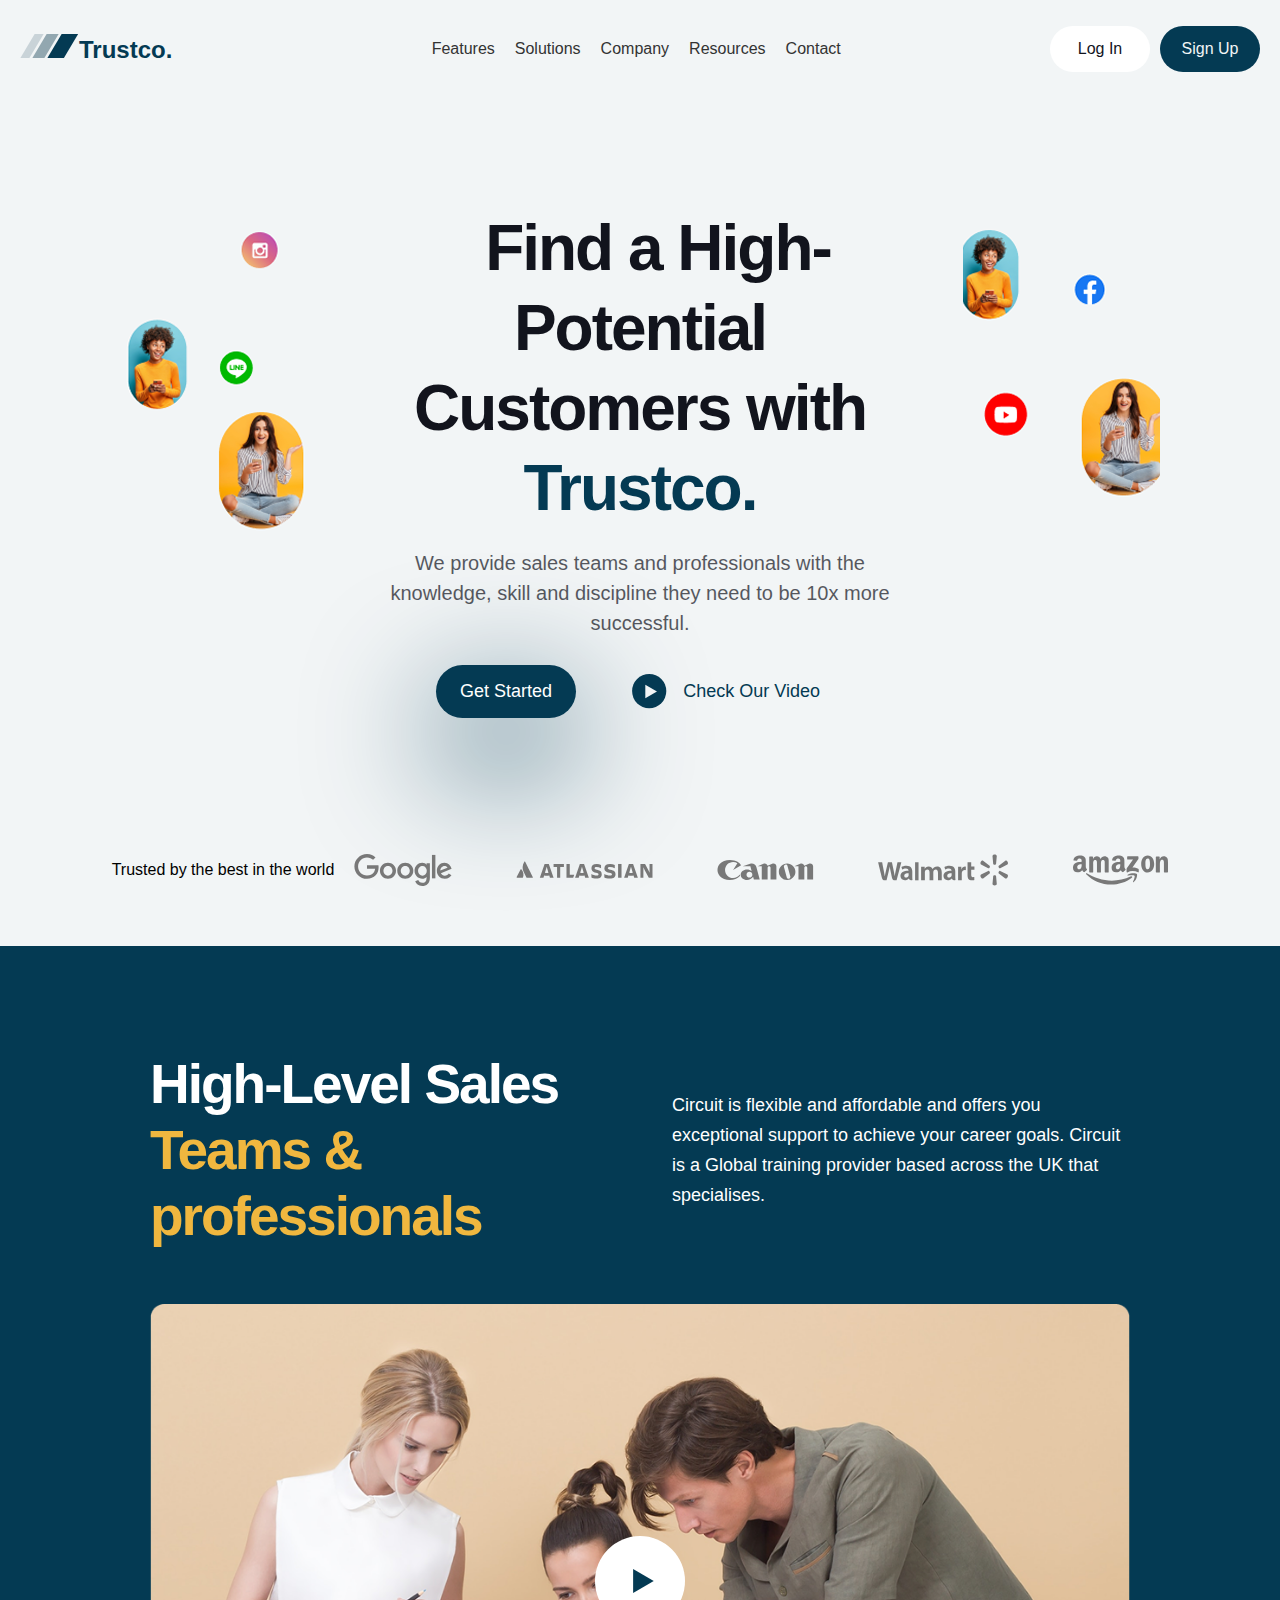
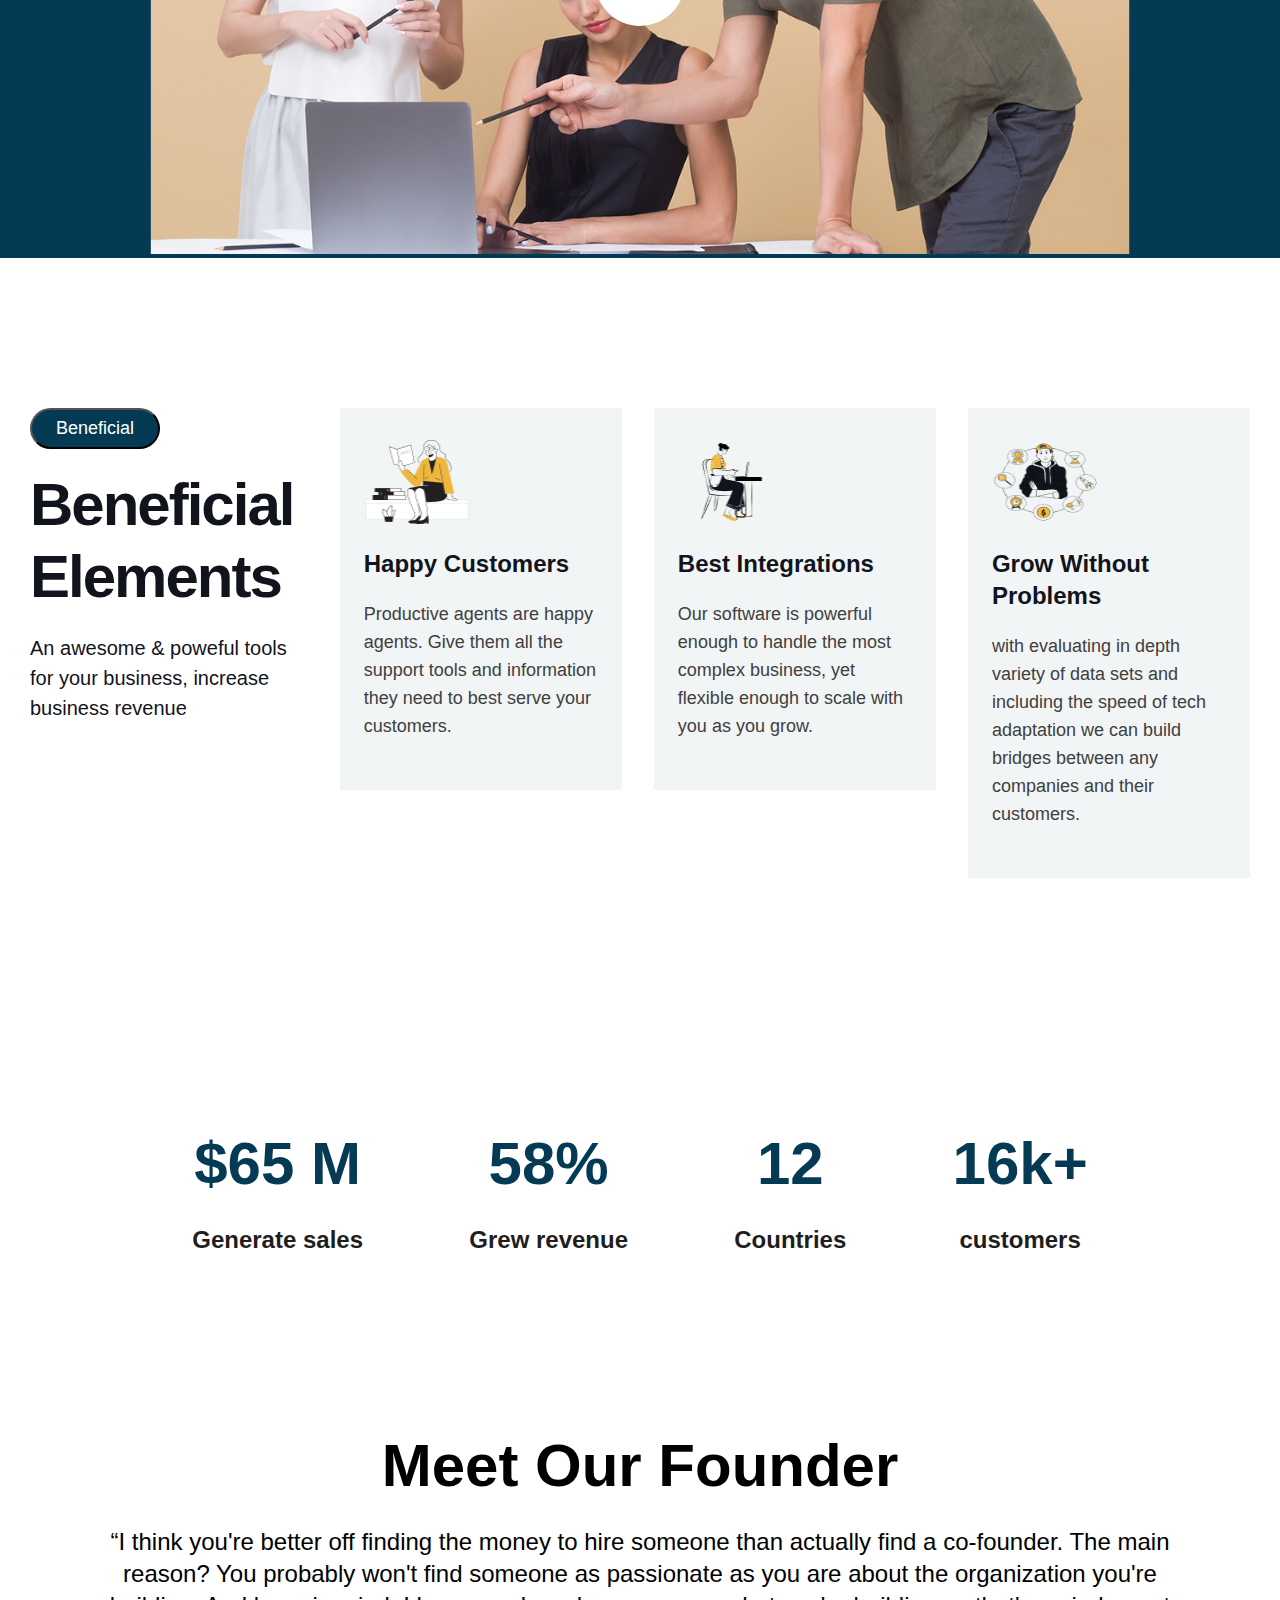
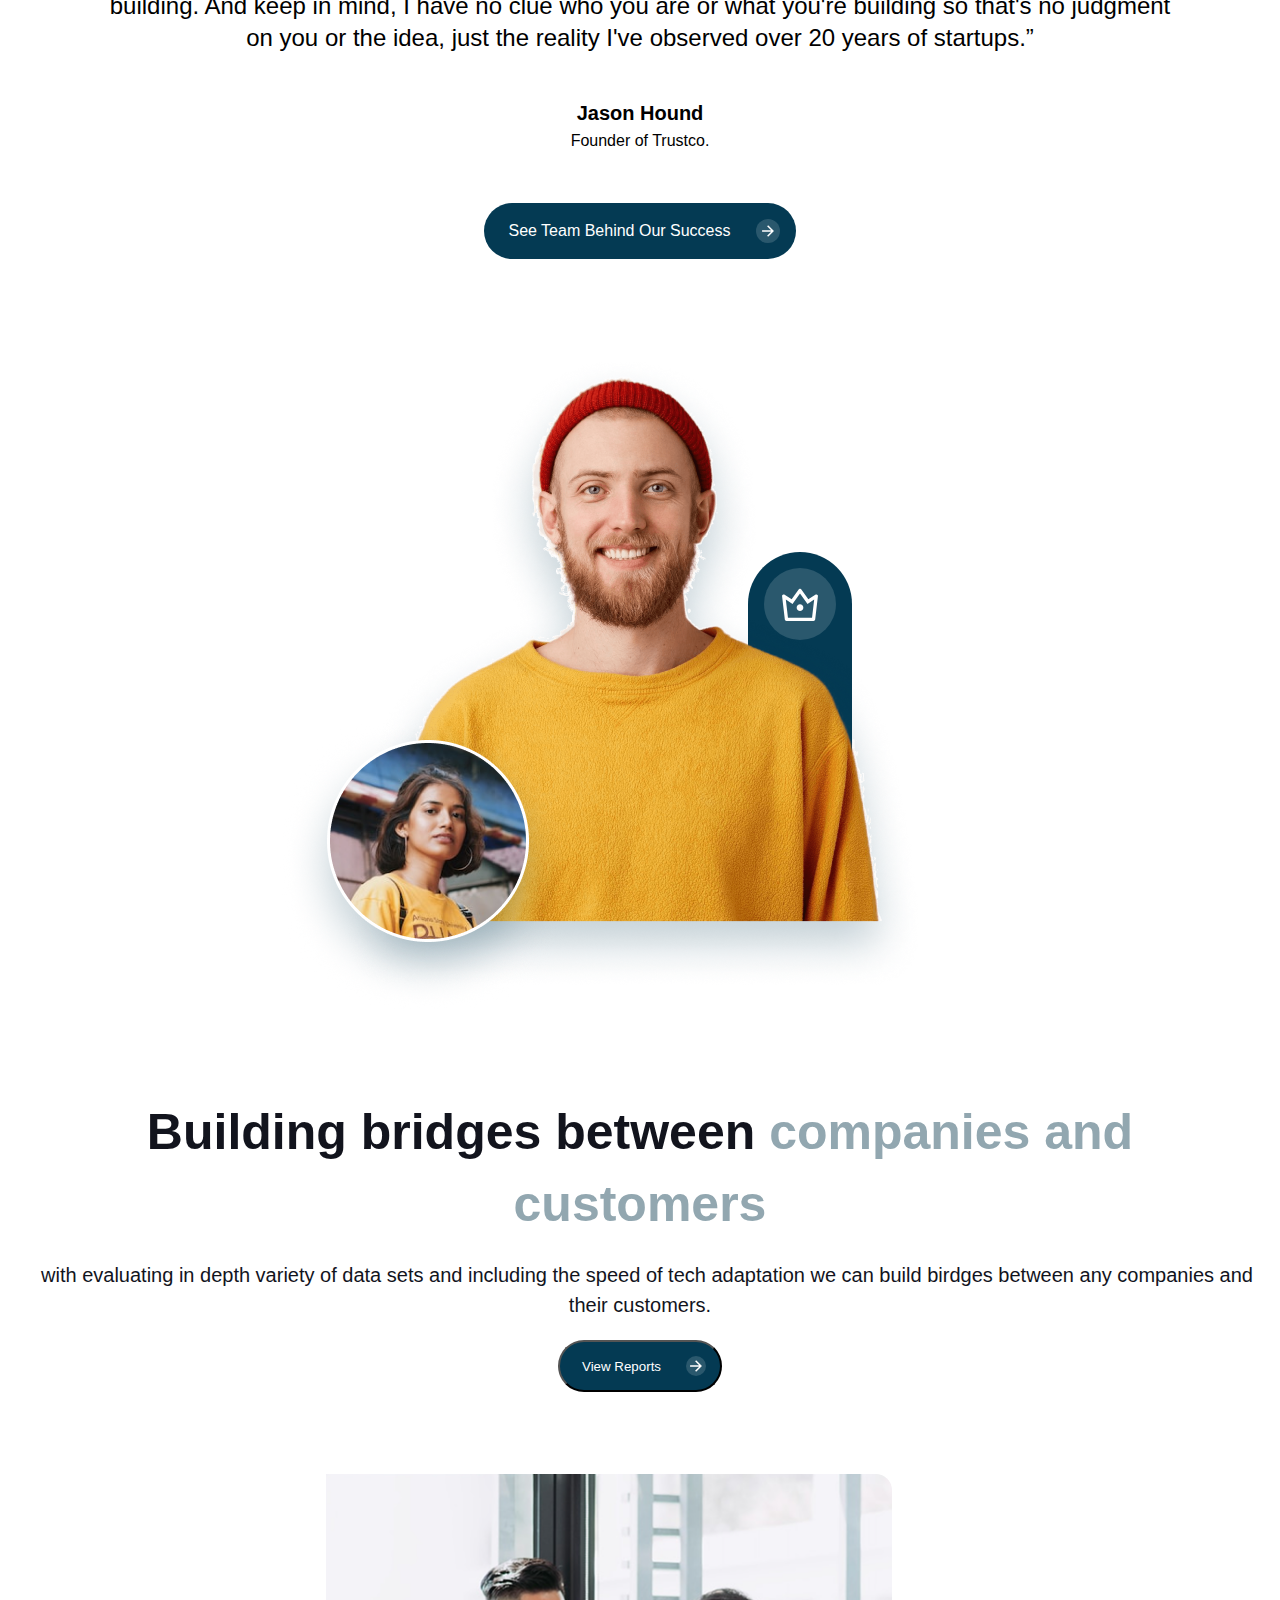
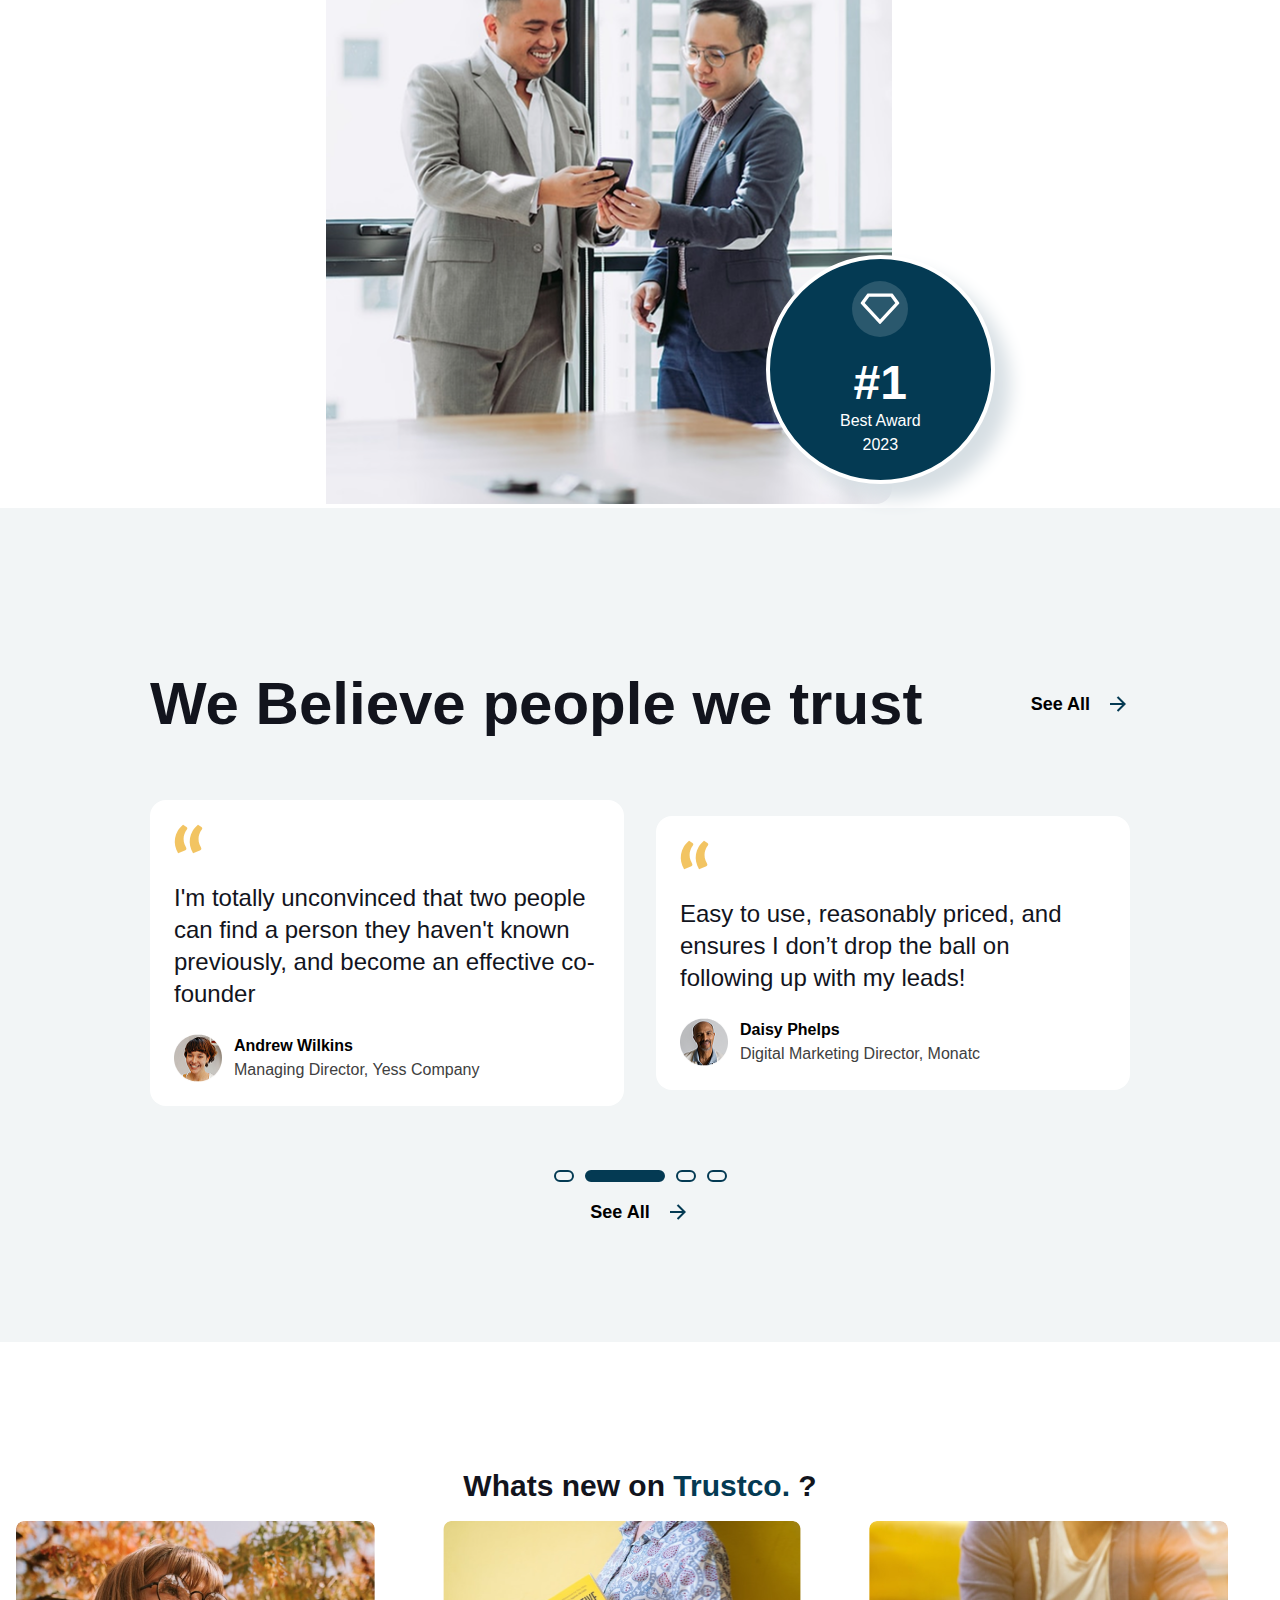
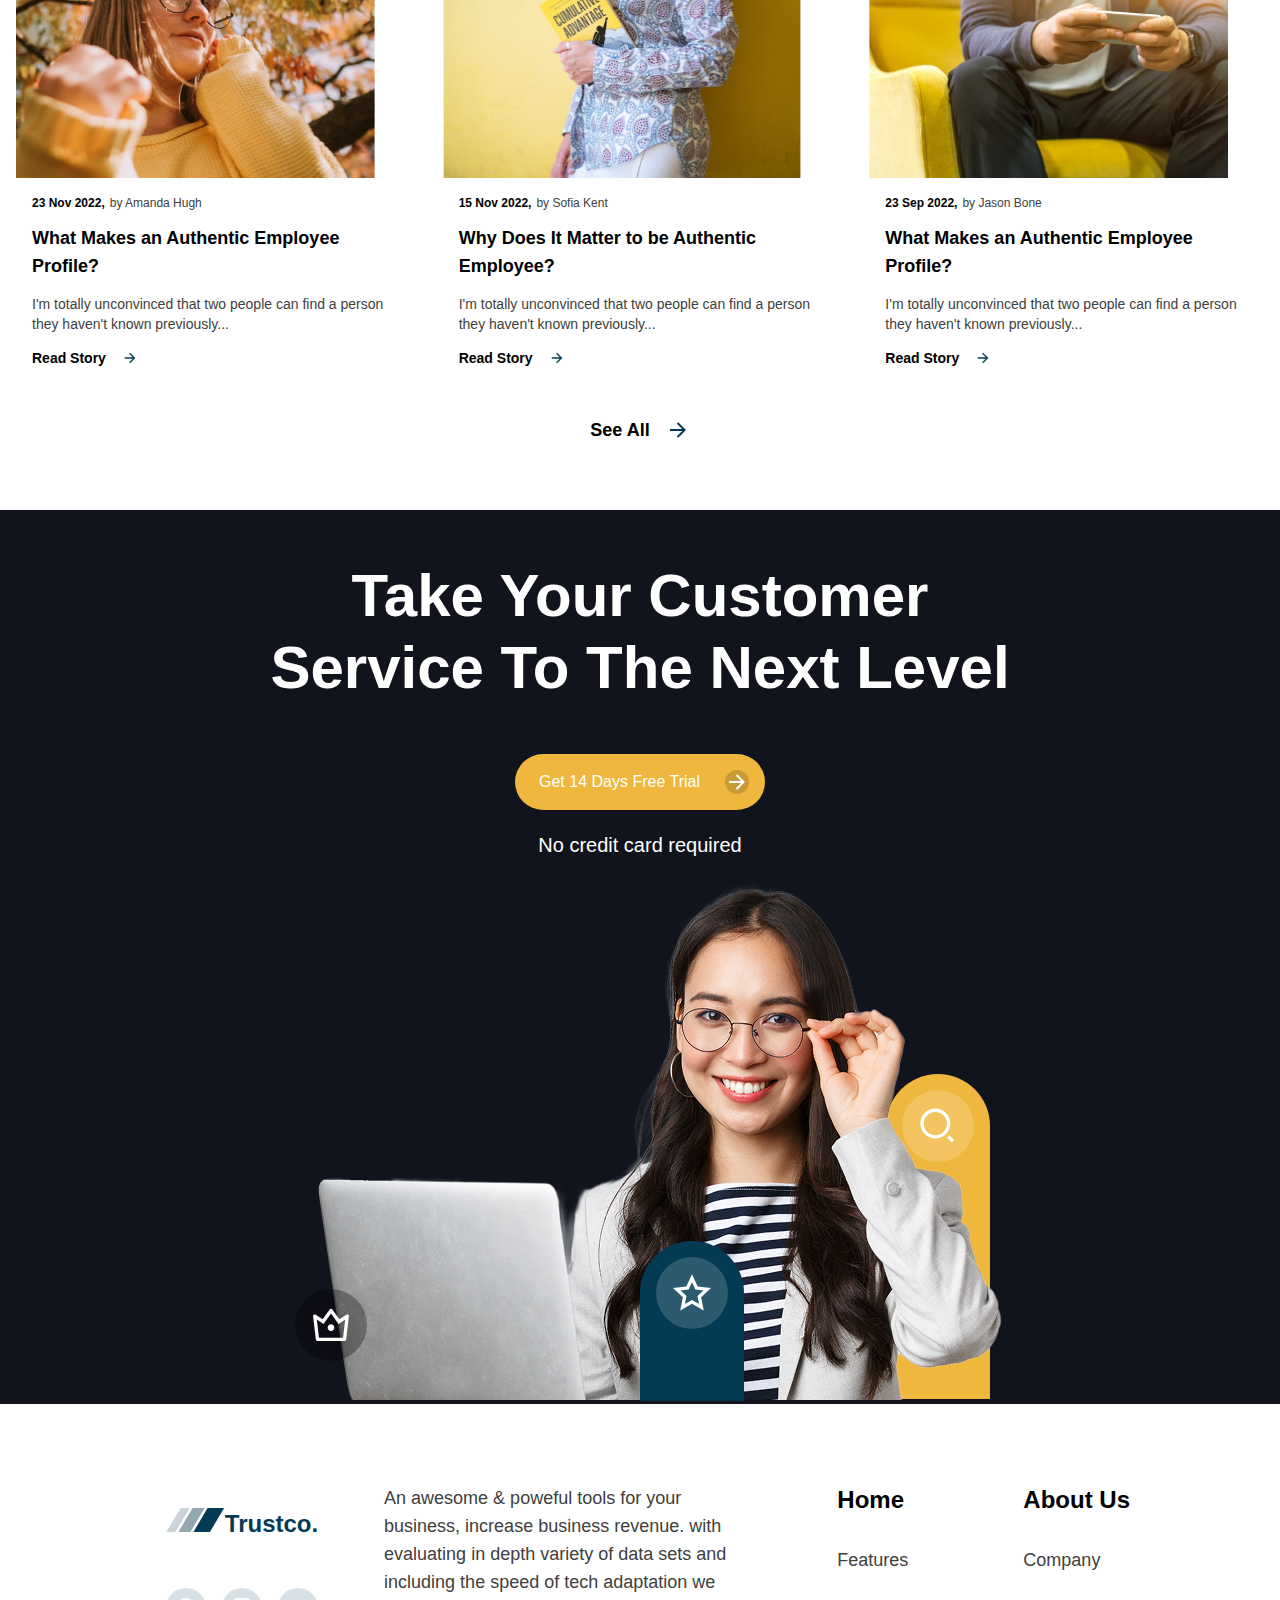
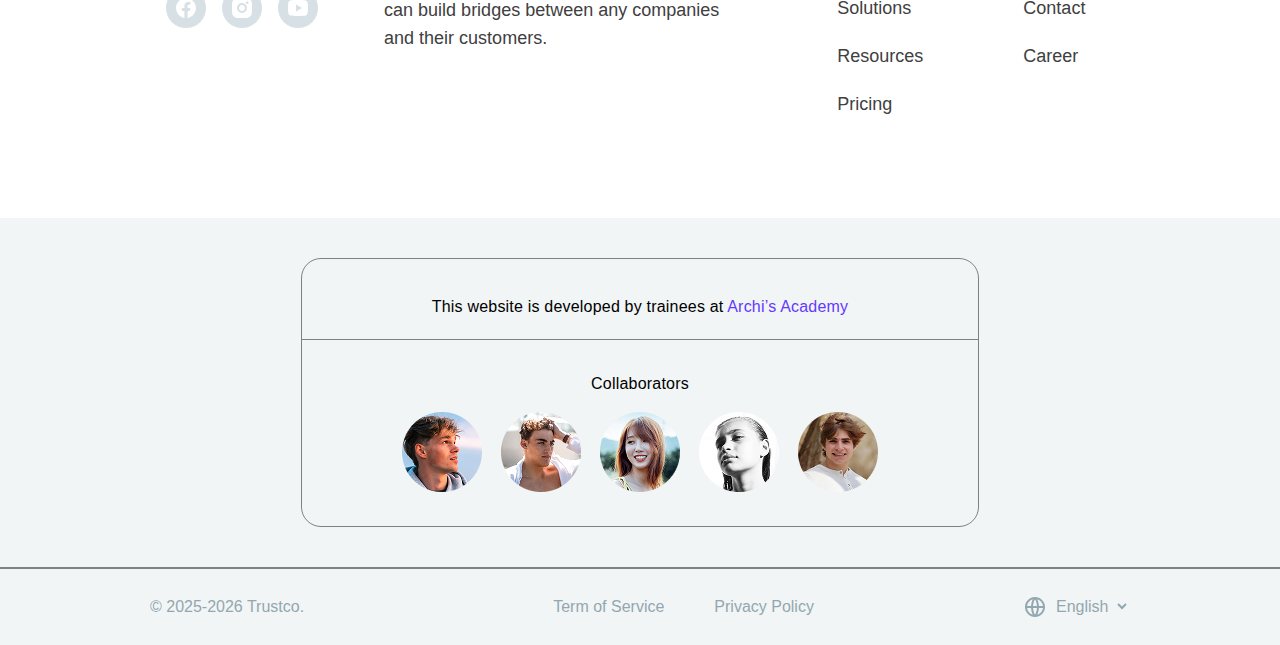
<file: index.html>
<!DOCTYPE html>
<html lang="en">
  <head>
    <meta charset="UTF-8" />
    <meta name="viewport" content="width=device-width, initial-scale=1.0" />
    <!-- Global CSS and fonts -->
    <link rel="stylesheet" href="style.css" />
    <link rel="stylesheet" href="styles/navbar.css" />
    <link rel="stylesheet" href="styles/hero.css" />
    <link rel="stylesheet" href="styles/trusted-brands.css" />
    <link rel="stylesheet" href="styles/video.css" />
    <link rel="stylesheet" href="styles/benefits.css" />
    <link rel="stylesheet" href="styles/bridge.css" />
    <link rel="stylesheet" href="styles/number.css" />
    <link rel="stylesheet" href="styles/founder.css" />
    <link rel="stylesheet" href="styles/testimonials.css" />
    <link rel="stylesheet" href="styles/blogs.css" />
    <link rel="stylesheet" href="styles/cta.css" />
    <link rel="stylesheet" href="styles/footer.css" />
    <title>Home</title>
  </head>
  <body>
    <!-- Navigation bar -->
    <header>
      <!-- logo -->
      <div class="logo"><img src="assets/logo.svg" alt="logo" />Trustco.</div>

      <!-- navigation links -->
      <nav>
        <ul>
          <li><a href="#">Features</a></li>
          <li><a href="#">Solutions</a></li>
          <li><a href="#">Company</a></li>
          <li><a href="#">Resources</a></li>
          <li><a href="/contact">Contact</a></li>
        </ul>
      </nav>

      <!-- Sidebar toggle button -->
      <div class="sidenav">
        <button type="button" class="icon" onclick="myFunction()">
          <img src="assets/menu.svg" alt="Menu" />
        </button>
      </div>

      <!-- authentication links -->
      <div class="auth-links">
        <a href="#">Log In</a>
        <a href="#">Sign Up</a>
      </div>
    </header>

    <!-- Side navigation menu -->
    <div id="sidebarLinks">
      <ul>
        <li><a href="javascript:void(0)" onclick="myFunction()">&times;</a></li>
        <li><a href="#">Features</a></li>
        <li><a href="#">Solutions</a></li>
        <li><a href="#">Company</a></li>
        <li><a href="#">Resources</a></li>
        <li><a href="/contact">Contact</a></li>
        <li><a href="#" class="login">Log In</a></li>
        <li><a href="#">Sign Up</a></li>
      </ul>
    </div>

    <!-- Hero section -->
    <main>
      <!-- hero container -->
      <section id="hero">
        <div class="hero-container">
          <img
            src="assets/Hero 1.png"
            alt="hero image1"
            height="340px"
            width="197.42px"
          />

          <!-- Hero content -->
          <div class="hero-content">
            <h1>Find a High-Potential Customers with <span>Trustco.</span></h1>
            <p>
              We provide sales teams and professionals with the knowledge, skill
              and discipline they need to be 10x more successful.
            </p>

            <!-- Hero buttons -->
            <div class="hero-buttons">
              <button type="button">Get Started</button>
              <a href="#">
                <img
                  src="assets/play.svg"
                  alt="Play"
                  height="35.18px"
                  width="35.18px"
                />
                Check Our Video</a
              >
            </div>
          </div>

          <img
            src="assets/Hero 2.png"
            alt="hero image2"
            height="340px"
            width="197.42px"
          />
        </div>
      </section>

      <div class="trustedBrands">
        <h2>Trusted by the best in the world</h2>
        <div class="brand-logos">
          <img src="assets/Google.svg" alt="Google" />
          <img src="assets/Atlassian.svg" alt="Atlassian" />
          <img src="assets/Canon.svg" alt="Canon" />
          <img src="assets/Walmart.svg" alt="Walmart" />
          <img src="assets/Amazon.svg" alt="Amazon" />
        </div>
      </div>

      <section id="video-section">
        <div class="video-info">
          <h3>High-Level Sales <span>Teams & professionals</span></h3>
          <p>
            Circuit is flexible and affordable and offers you exceptional
            support to achieve your career goals. Circuit is a Global training
            provider based across the UK that specialises.
          </p>
        </div>
        <a
          href="https://archisacademy.s3.eu-central-1.amazonaws.com/marketing-website/assets/hero-media.webm"
          target="_blank"
        >
          <img
            src="assets/videobg.png"
            alt="Archis Academy Marketing Website Video Explaining about marketing platform"
          />
          <img
            src="assets/videoPlay.svg"
            class="play-button"
            alt="Video Play Button"
          />
        </a>
      </section>

      <!-- Benefits Section -->
      <section id="benefits">
        <div class="first-benefit-card">
          <button type="button">Beneficial</button>
          <h2>Beneficial Elements</h2>
          <p>
            An awesome & poweful tools for your business, increase business
            revenue
          </p>
        </div>
        <div class="benefit-card">
          <img src="/assets/Illust 1.png" alt="Happy Customers Benefit Card" />
          <h4>Happy Customers</h4>
          <p>
            Productive agents are happy agents. Give them all the support tools
            and information they need to best serve your customers.
          </p>
        </div>
        <div class="benefit-card">
          <img
            src="/assets/Illust 2.png"
            alt="Best Integrations Benefit Card"
          />
          <h4>Best Integrations</h4>
          <p>
            Our software is powerful enough to handle the most complex business,
            yet flexible enough to scale with you as you grow.
          </p>
        </div>
        <div class="benefit-card">
          <img
            src="/assets/Illust 3.png"
            alt="Grow Without Problems Benefit Card"
          />
          <h4>Grow Without Problems</h4>
          <p>
            with evaluating in depth variety of data sets and including the
            speed of tech adaptation we can build bridges between any companies
            and their customers.
          </p>
        </div>
      </section>

      <!-- Number section -->
      <section id="numbers">
        <div>
          <h4>$65 M</h4>
          <p>Generate sales</p>
        </div>
        <div>
          <h4>58%</h4>
          <p>Grew revenue</p>
        </div>
        <div>
          <h4>12</h4>
          <p>Countries</p>
        </div>
        <div>
          <h4>16k+</h4>
          <p>customers</p>
        </div>
      </section>

      <!-- Meet the Founder section -->
      <section id="meet-founder">
        <div class="meet-founder-content">
          <h3>Meet our founder</h3>
          <p class="description">
            “I think you're better off finding the money to hire someone than
            actually find a co-founder. The main reason? You probably won't find
            someone as passionate as you are about the organization you're
            building. And keep in mind, I have no clue who you are or what
            you're building so that's no judgment on you or the idea, just the
            reality I've observed over 20 years of startups.”
          </p>
          <p class="name">Jason Hound</p>
          <p class="designation">Founder of Trustco.</p>
          <a href="#" class="meet-link"
            >See Team Behind Our Success
            <img src="/assets/arrow.svg" alt="Meet Founder Link"
          /></a>
        </div>
        <div class="meet-founder-images">
          <div class="background-vector">
            <div>
              <img src="/assets/Vector.svg" alt="Meet founder vectore style" />
            </div>
          </div>
          <img src="/assets/Man 2.png" alt="Meet Founder Image" />
          <div class="circle-image">
            <img
              src="/assets/Circle Image.png"
              alt="Meet founder secondary image"
            />
          </div>
        </div>
      </section>

      <!-- Building Bridges section -->
      <section id="building-bridges">
        <div class="background-image">
          <img
            class="bg-image"
            src="/assets/bg-image.png"
            alt="Bridge Section Background Image"
          />
          <div class="circle">
            <div class="img-container">
              <img
                class="circle-img"
                src="/assets/diamond-ector.svg"
                alt="Circle Diamond Vector"
              />
            </div>
            <h4>#1</h4>
            <p>Best Award 2023</p>
          </div>
        </div>
        <div class="building-bridges-content">
          <h4>Building bridges between <span>companies and customers</span></h4>
          <p>
            with evaluating in depth variety of data sets and including the
            speed of tech adaptation we can build birdges between any companies
            and their customers.
          </p>
          <button type="button">
            View Reports
            <img src="/assets/arrow.svg" alt="View Report Button" />
          </button>
        </div>
      </section>

      <!-- Testimonials section -->
      <section id="testimonials">
        <div class="testimonial-header">
          <h3>We Believe people we trust</h3>
          <a href="#"
            >See All <img src="/assets/arrow-right-line.png" alt=""
          /></a>
        </div>
        <div class="testimonial-container">
          <div class="testimonial">
            <div class="testimonial-card">
              <blockquote><img src="/assets/quote.svg" alt="" /></blockquote>
              <p>
                Easy to use, reasonably priced, and ensures I don’t drop the
                ball on following up with my leads!
              </p>
              <div class="testimonial-info">
                <img src="/assets/testimonial2.png" alt="" />
                <div class="testimonial-name">
                  <h4>Daisy Phelps</h4>
                  <p>Digital Marketing Director, Monatc</p>
                </div>
              </div>
            </div>
            <div class="testimonial-card">
              <blockquote><img src="/assets/quote.svg" alt="" /></blockquote>
              <p>
                I'm totally unconvinced that two people can find a person they
                haven't known previously, and become an effective co-founder
              </p>
              <div class="testimonial-info">
                <img src="/assets/testimonial1.png" alt="" />
                <div class="testimonial-name">
                  <h4>Andrew Wilkins</h4>
                  <p>Managing Director, Yess Company</p>
                </div>
              </div>
            </div>
            <div class="testimonial-card">
              <blockquote><img src="/assets/quote.svg" alt="" /></blockquote>
              <p>
                Easy to use, reasonably priced, and ensures I don’t drop the
                ball on following up with my leads!
              </p>
              <div class="testimonial-info">
                <img src="/assets/testimonial2.png" alt="" />
                <div class="testimonial-name">
                  <h4>Daisy Phelps</h4>
                  <p>Digital Marketing Director, Monatc</p>
                </div>
              </div>
            </div>
          </div>
          <div class="carousel">
            <div class="not-active"></div>
            <div class="active"></div>
            <div class="not-active"></div>
            <div class="not-active"></div>
          </div>
        </div>
        <a href="#" class="see-all-link"
          >See All <img src="/assets/arrow-right-line.png" alt=""
        /></a>
      </section>

      <!-- Blog section -->
      <section id="blogs">
        <div class="blogs-header">
          <h2>Whats new on <span>Trustco.</span> ?</h2>
          <a href="#"
            >See All <img src="/assets/arrow-right-line.png" alt=""
          /></a>
        </div>
        <div class="blogs-card-container">
          <div class="blogs">
            <div class="blogs-card">
              <img src="/assets/blog1.png" alt="Blog 1 Thumbnail" />
              <div class="blogs-info">
                <div class="blog-date">
                  <p>23 Nov 2022,</p>
                  <p>by Amanda Hugh</p>
                </div>
                <h4 class="blog-title">
                  What Makes an Authentic Employee Profile?
                </h4>
                <p class="blog-description">
                  I'm totally unconvinced that two people can find a person they
                  haven't known previously...
                </p>
                <a href="#" class="read-story-link"
                  >Read Story <img src="/assets/arrow-right-line.png" alt=""
                /></a>
              </div>
            </div>
            <div class="blogs-card">
              <img src="/assets/blog2.png" alt="Blog 2 Thumbnail" />
              <div class="blogs-info">
                <div class="blog-date">
                  <p>15 Nov 2022,</p>
                  <p>by Sofia Kent</p>
                </div>
                <h4 class="blog-title">
                  Why Does It Matter to be Authentic Employee?
                </h4>
                <p class="blog-description">
                  I'm totally unconvinced that two people can find a person they
                  haven't known previously...
                </p>
                <a href="#" class="read-story-link"
                  >Read Story
                  <img src="/assets/arrow-right-line.png" alt="Read Story"
                /></a>
              </div>
            </div>
            <div class="blogs-card">
              <img src="/assets/blog3.png" alt="Blog 3 Thumbnail" />
              <div class="blogs-info">
                <div class="blog-date">
                  <p>23 Sep 2022,</p>
                  <p>by Jason Bone</p>
                </div>
                <h4 class="blog-title">
                  What Makes an Authentic Employee Profile?
                </h4>
                <p class="blog-description">
                  I'm totally unconvinced that two people can find a person they
                  haven't known previously...
                </p>
                <a href="#" class="read-story-link"
                  >Read Story
                  <img src="/assets/arrow-right-line.png" alt="Read Story"
                /></a>
              </div>
            </div>
          </div>
        </div>
        <a href="#" class="see-all-link"
          >See All <img src="/assets/arrow-right-line.png" alt=""
        /></a>
      </section>

      <!-- CTA section -->
      <section id="cta-banner">
        <div class="banner-info">
          <h2>Take your customer service to the next level</h2>
          <a href="#"
            >Get 14 Days Free Trial<img src="/assets/arrow.svg" alt=""
          /></a>
          <p>No credit card required</p>
        </div>
        <div class="banner-images">
          <img src="/assets/Girl 1.png" alt="" />
          <div class="background-vector1">
            <div>
              <img
                src="/assets/search-vector.svg"
                alt="Meet founder vectore style"
              />
            </div>
          </div>
          <div class="background-vector2">
            <div>
              <img
                src="/assets/star-line.svg"
                alt="Meet founder vectore style"
              />
            </div>
          </div>
          <div class="background-vector3">
            <div>
              <img src="/assets/Vector.svg" alt="Meet founder vectore style" />
            </div>
          </div>
        </div>
      </section>
    </main>
    <!-- Footer section -->
    <footer>
      <!-- Links Section -->
      <section id="links-footer-section">
        <div class="social-container">
          <div class="social-media">
            <a href="#" class="logo"
              ><img src="assets/logo.svg" alt="logo" />Trustco.</a
            >
            <div class="social-media-links">
              <a href="#"
                ><img src="/assets/facebook.svg" alt="Facebook page link"
              /></a>
              <a href="#"
                ><img
                  src="/assets/instagram-fill.svg"
                  alt="Instagram page link"
              /></a>
              <a href="#"
                ><img src="/assets/youtube-fill.svg" alt="Youtube page link"
              /></a>
            </div>
          </div>
          <div class="footer-description">
            An awesome & poweful tools for your business, increase business
            revenue. with evaluating in depth variety of data sets and including
            the speed of tech adaptation we can build bridges between any
            companies and their customers.
          </div>
        </div>
        <div class="links">
          <div class="home-links">
            <h5>Home</h5>
            <a href="#">Features </a>
            <a href="#">Solutions</a>
            <a href="#">Resources</a>
            <a href="#">Pricing</a>
          </div>
          <div class="about-us-links">
            <h5>About Us</h5>
            <a href="#">Company </a>
            <a href="/contact">Contact</a>
            <a href="#">Career</a>
          </div>
        </div>
      </section>

      <!-- Developer Frame Section -->
      <section id="developer-frame">
        <div class="frame">
          <p>
            This website is developed by trainees at
            <span>Archi’s Academy</span>
          </p>
          <div>
            <p>Collaborators</p>
            <div class="developer-profile">
              <a href="#">
                <img
                  src="/assets/Ellipse 3.png"
                  alt="Developer 1 Profile Picture"
              /></a>
              <a href="#"
                ><img
                  src="/assets/Ellipse 4.png"
                  alt="Developer 2 Profile Picture"
              /></a>
              <a href="#"
                ><img
                  src="/assets/Ellipse 5.png"
                  alt="Developer 3 Profile Picture"
              /></a>
              <a href="#"
                ><img
                  src="/assets/Ellipse 6.png"
                  alt="Developer 4 Profile Picture"
              /></a>
              <a href="#"
                ><img
                  src="/assets/Ellipse 7.png"
                  alt="Developer 5 Profile Picture"
              /></a>
            </div>
          </div>
        </div>
      </section>

      <section id="footer-bottom">
        <p>
          © <span id="previous-year">2022</span>-<span id="current-year"
            >2023</span
          >
          Trustco.
        </p>
        <ul class="terms-privacy">
          <li><a href="#">Term of Service </a></li>
          <li><a href="#">Privacy Policy</a></li>
        </ul>
        <div class="global-language">
          <img src="/assets/global-line.svg" alt="Global Icon" />
          <select>
            English
            <img src="/assets/arrow-down-s-fill.svg" alt="Down Arrow" />
            <option value="English">English</option>
            <option value="French">French</option>
            <option value="Spanish">Spanish</option>
          </select>
        </div>
      </section>
    </footer>
    <div id="bottom-space"></div>

    <script>
      function myFunction() {
        var x = document.getElementById("sidebarLinks");
        if (x.style.width === "70vw") {
          x.style.width = "0";
        } else {
          x.style.width = "70vw";
        }
      }

      let year = new Date().getFullYear();
      document.getElementById("previous-year").innerHTML = year - 1;
      document.getElementById("current-year").innerHTML = year;
    </script>
  </body>
</html>
</file>
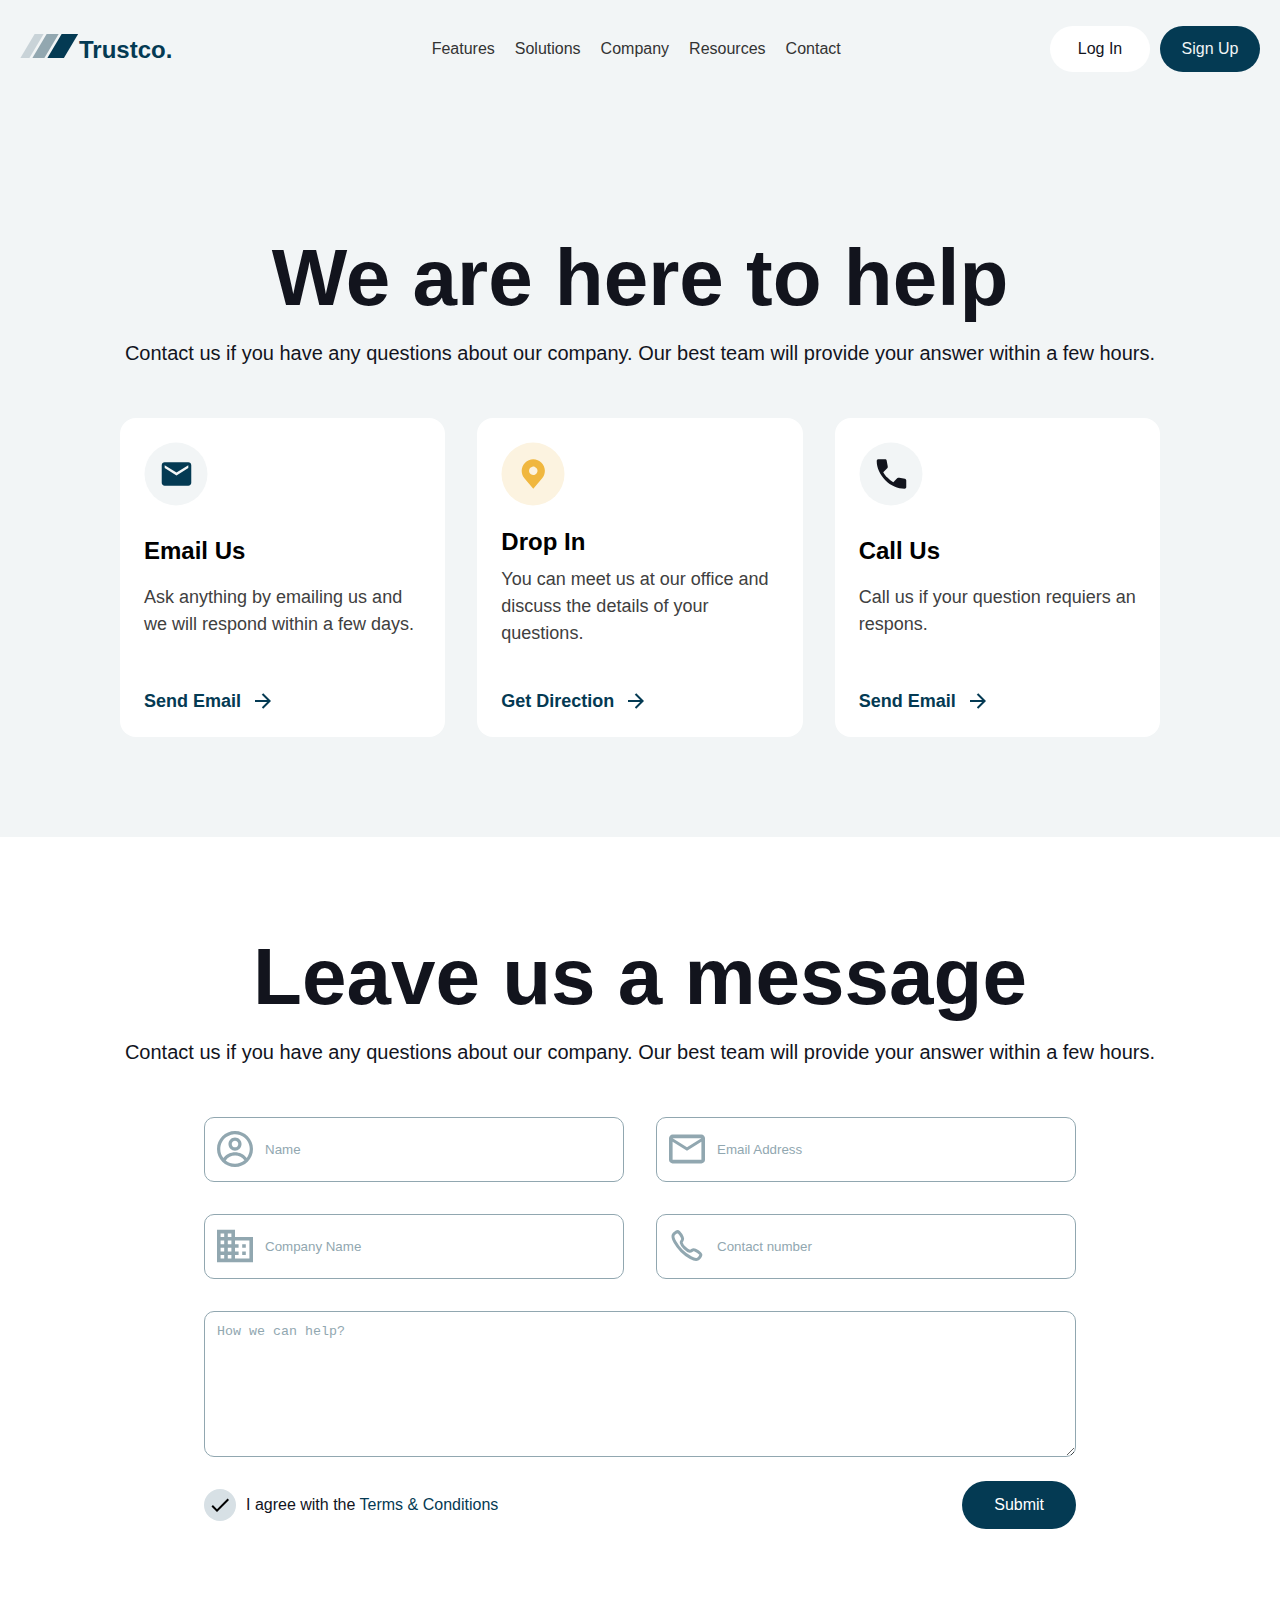
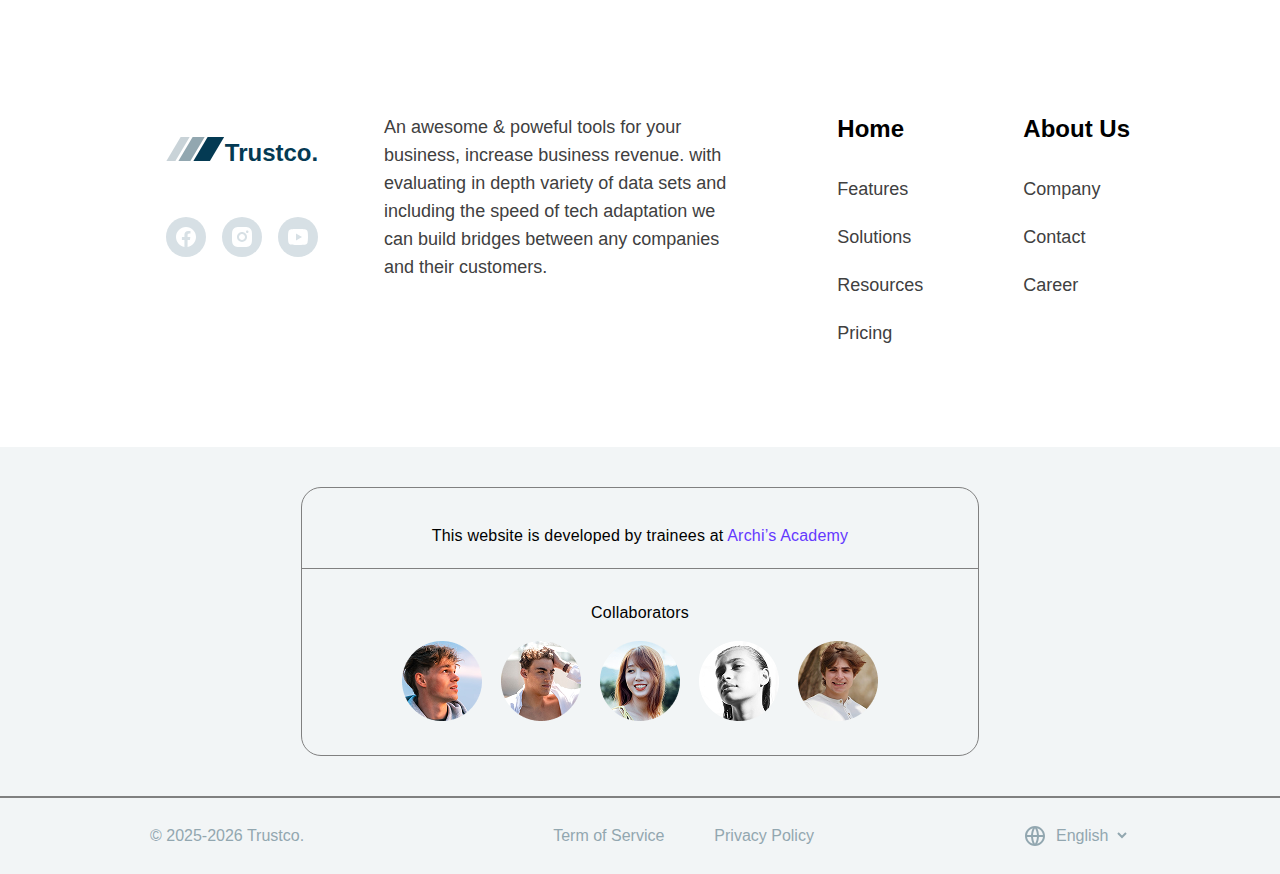
<file: contact/index.html>
<!DOCTYPE html>
<html lang="en">
  <head>
    <meta charset="UTF-8" />
    <meta name="viewport" content="width=device-width, initial-scale=1.0" />
    <!-- Global CSS and fonts -->
    <link rel="stylesheet" href="/style.css" />
    <link rel="stylesheet" href="/styles/navbar.css" />
    <link rel="stylesheet" href="/styles/contact.css" />
    <link rel="stylesheet" href="/styles/footer.css" />
    <title>Contact Us</title>
  </head>
  <body>
    <!-- Navigation bar -->
    <header>
      <!-- logo -->
      <div class="logo"><img src="/assets/logo.svg" alt="logo" />Trustco.</div>

      <!-- navigation links -->
      <nav>
        <ul>
          <li><a href="#">Features</a></li>
          <li><a href="#">Solutions</a></li>
          <li><a href="#">Company</a></li>
          <li><a href="#">Resources</a></li>
          <li><a href="/contact">Contact</a></li>
        </ul>
      </nav>

      <!-- Sidebar toggle button -->
      <div class="sidenav">
        <button type="button" class="icon" onclick="myFunction()">
          <img src="/assets/menu.svg" alt="Menu" />
        </button>
      </div>

      <!-- authentication links -->
      <div class="auth-links">
        <a href="#">Log In</a>
        <a href="#">Sign Up</a>
      </div>
    </header>

    <!-- Side navigation menu -->
    <div id="sidebarLinks">
      <ul>
        <li><a href="javascript:void(0)" onclick="myFunction()">&times;</a></li>
        <li><a href="#">Features</a></li>
        <li><a href="#">Solutions</a></li>
        <li><a href="#">Company</a></li>
        <li><a href="#">Resources</a></li>
        <li><a href="/contact">Contact</a></li>
        <li><a href="#" class="login">Log In</a></li>
        <li><a href="#">Sign Up</a></li>
      </ul>
    </div>

    <!-- Contact section -->
    <main>
      <section id="contact">
        <h1 class="contact-header">We are here to help</h1>
        <p class="contact-label">
          Contact us if you have any questions about our company. Our best team
          will provide your answer within a few hours.
        </p>
        <div class="card-container">
          <div class="card">
            <img src="/assets/Email.svg" alt="Email" />
            <h2>Email Us</h2>
            <p>
              Ask anything by emailing us and we will respond within a few days.
            </p>
            <a href="#"
              >Send Email<img
                src="/assets/arrow-right-line.png"
                alt="Send Email Arrow"
            /></a>
          </div>
          <div class="card">
            <img src="/assets/Location.svg" alt="Location" />
            <h2>Drop In</h2>
            <p>
              You can meet us at our office and discuss the details of your
              questions.
            </p>
            <a href="#"
              >Get Direction<img
                src="/assets/arrow-right-line.png"
                alt="Send Email Arrow"
            /></a>
          </div>
          <div class="card">
            <img src="/assets/Call.svg" alt="Call" />
            <h2>Call Us</h2>
            <p>Call us if your question requiers an respons.</p>
            <a href="#"
              >Send Email<img
                src="/assets/arrow-right-line.png"
                alt="Send Email Arrow"
            /></a>
          </div>
        </div>
      </section>

      <!-- Message section -->
      <section id="message">
        <h1 class="contact-header">Leave us a message</h1>
        <p class="contact-label">
          Contact us if you have any questions about our company. Our best team
          will provide your answer within a few hours.
        </p>
        <div class="input-fields">
          <div class="input-container">
            <div class="input">
              <img src="/assets/profile.svg" alt="Name" />
              <input type="text" placeholder="Name" />
            </div>
            <div class="input">
              <img src="/assets/email-field.svg" alt="Name" />
              <input type="text" placeholder="Email Address" />
            </div>
          </div>
          <div class="input-container">
            <div class="input">
              <img src="/assets/company.svg" alt="Name" />
              <input type="text" placeholder="Company Name" />
            </div>
            <div class="input">
              <img src="/assets/call-field.svg" alt="Name" />
              <input type="text" placeholder="Contact number" />
            </div>
          </div>
          <textarea
            name="msg"
            id="msg"
            rows="8"
            class="input"
            placeholder="How we can help?"
          ></textarea>
          <div class="submit-check">
            <div class="check">
              <img src="/assets/check.svg" alt="Check Conditions" />
              <p>I agree with the <span>Terms & Conditions</span></p>
            </div>
            <button type="submit">Submit</button>
          </div>
        </div>
      </section>
    </main>
    <!-- Footer section -->
    <footer>
      <!-- Links Section -->
      <section id="links-footer-section">
        <div class="social-container">
          <div class="social-media">
            <a href="#" class="logo"
              ><img src="/assets/logo.svg" alt="logo" />Trustco.</a
            >
            <div class="social-media-links">
              <a href="#"
                ><img src="/assets/facebook.svg" alt="Facebook page link"
              /></a>
              <a href="#"
                ><img
                  src="/assets/instagram-fill.svg"
                  alt="Instagram page link"
              /></a>
              <a href="#"
                ><img src="/assets/youtube-fill.svg" alt="Youtube page link"
              /></a>
            </div>
          </div>
          <div class="footer-description">
            An awesome & poweful tools for your business, increase business
            revenue. with evaluating in depth variety of data sets and including
            the speed of tech adaptation we can build bridges between any
            companies and their customers.
          </div>
        </div>
        <div class="links">
          <div class="home-links">
            <h5>Home</h5>
            <a href="#">Features </a>
            <a href="#">Solutions</a>
            <a href="#">Resources</a>
            <a href="#">Pricing</a>
          </div>
          <div class="about-us-links">
            <h5>About Us</h5>
            <a href="#">Company </a>
            <a href="/contact">Contact</a>
            <a href="#">Career</a>
          </div>
        </div>
      </section>

      <!-- Developer Frame Section -->
      <section id="developer-frame">
        <div class="frame">
          <p>
            This website is developed by trainees at
            <span>Archi’s Academy</span>
          </p>
          <div>
            <p>Collaborators</p>
            <div class="developer-profile">
              <a href="#">
                <img
                  src="/assets/Ellipse 3.png"
                  alt="Developer 1 Profile Picture"
              /></a>
              <a href="#"
                ><img
                  src="/assets/Ellipse 4.png"
                  alt="Developer 2 Profile Picture"
              /></a>
              <a href="#"
                ><img
                  src="/assets/Ellipse 5.png"
                  alt="Developer 3 Profile Picture"
              /></a>
              <a href="#"
                ><img
                  src="/assets/Ellipse 6.png"
                  alt="Developer 4 Profile Picture"
              /></a>
              <a href="#"
                ><img
                  src="/assets/Ellipse 7.png"
                  alt="Developer 5 Profile Picture"
              /></a>
            </div>
          </div>
        </div>
      </section>

      <section id="footer-bottom">
        <p>
          © <span id="previous-year">2022</span>-<span id="current-year"
            >2023</span
          >
          Trustco.
        </p>
        <ul class="terms-privacy">
          <li><a href="#">Term of Service </a></li>
          <li><a href="#">Privacy Policy</a></li>
        </ul>
        <div class="global-language">
          <img src="/assets/global-line.svg" alt="Global Icon" />
          <select>
            English
            <img src="/assets/arrow-down-s-fill.svg" alt="Down Arrow" />
            <option value="English">English</option>
            <option value="French">French</option>
            <option value="Spanish">Spanish</option>
          </select>
        </div>
      </section>
    </footer>
    <div id="bottom-space"></div>

    <script>
      function myFunction() {
        var x = document.getElementById("sidebarLinks");
        if (x.style.width === "70vw") {
          x.style.width = "0";
        } else {
          x.style.width = "70vw";
        }
      }

      let year = new Date().getFullYear();
      document.getElementById("previous-year").innerHTML = year - 1;
      document.getElementById("current-year").innerHTML = year;
    </script>
  </body>
</html>
</file>
<file: style.css>
* {
  box-sizing: border-box;
}

body {
  margin: 0;
  padding: 0;
  font-family: sans-serif;
  background-color: var(--primary-color);
  color: black;
}
:root {
  --primary-color: #f2f5f6;
  --secondary-color: #043a53;
  --accent-color: #f0b73f;
}

a {
  text-decoration: none;
  color: inherit;
}

h1 {
  font-size: 2.5rem;
  line-height: 1.5;
}

h2 {
  font-size: 2rem;
  line-height: 1.5;
}

h3 {
  font-size: 1.75rem;
  line-height: 1.5;
}

h4 {
  font-size: 1.5rem;
  line-height: 1.5;
}

h5 {
  font-size: 1.25rem;
  line-height: 1.5;
}

h6 {
  font-size: 1rem;
  line-height: 1.5;
}

p {
  line-height: 1.5;
}
</file>
<file: styles/navbar.css>
header {
  display: flex;
  justify-content: space-between;
  align-items: center;
  margin-bottom: 40px;
  padding: 24px 20px;
}

.logo {
  font-size: 1.5em;
  font-weight: bold;
  color: #043a53;
}

nav ul {
  list-style: none;
  display: flex;
}

nav ul li {
  margin-left: 20px;
  font-size: 16px;
  color: #12141d;
}

nav ul li a {
  text-decoration: none;
  color: #333;
}

nav ul li a:active,
nav ul li a:hover {
  color: #043a53;
  border-bottom: 3px solid #04263d;
}

.auth-links {
  display: flex;
}

.auth-links a {
  text-decoration: none;
  border-radius: 42px;
  padding: 14px 16px;
  margin-left: 10px;
  gap: 10px;
  font-size: 16px;
}

.auth-links a:first-child {
  background-color: white;
  color: #12141d;
  width: 100px;
  transition: width 0.3s ease-in-out;
  text-align: center;
}

.auth-links a:last-child {
  background-color: var(--secondary-color);
  color: var(--primary-color);
  width: 100px;
  transition: width 0.3s ease-in-out;
  text-align: center;
}

.auth-links a:first-child:hover {
  background-color: #d3e3ee;
  width: 120px;
}

.auth-links a:last-child:hover {
  background-color: #0c5280;
  width: 120px;
}

.sidenav {
  display: none;
}

.icon img {
  width: 34px;
  height: 34px;
}

#sidebarLinks {
  position: fixed;
  top: -10px;
  right: 0;
  z-index: 10;
  width: 0;
  height: 100vh;
  overflow-y: hidden;
  transition: 0.5s;
  overflow-x: hidden;
}

#sidebarLinks ul {
  list-style: none;
  background-color: #043a53;
  padding: 0 25px;
  width: 100%;
  height: 100%;
  transition: 0.3s;
}

#sidebarLinks ul li {
  text-align: center;
  padding: 20px 10px;
  color: white;
}

#sidebarLinks ul li:first-child {
  text-align: end;
  font-size: 40px;
}

#sidebarLinks ul li:hover {
  background-color: #04263d;
}

#sidebarLinks ul li:first-child {
  background-color: #043a53;
}

.sidenav button {
  border: none;
  background-color: white;
  padding: 8px 12px;
  font-size: 17px;
  cursor: pointer;
}

@media only screen and (max-width: 1080px) {
  header {
    background-color: white;
  }
  nav,
  .auth-links {
    display: none;
  }

  .sidenav,
  #sidebarLinks .auth-links {
    display: block;
  }
}
</file>
<file: styles/hero.css>
#hero {
  padding: 70px 120px;
}

.hero-container {
  display: flex;
  justify-content: space-between;
  align-items: start;
  gap: 2rem;
}

.hero-container img {
  object-fit: cover;
}

.hero-content {
  text-align: center;
  padding: 0 1.25rem;
  color: #12141d;
}

.hero-content h1 {
  font-size: 4rem;
  line-height: 5rem;
  letter-spacing: -0.125rem;
  text-indent: 2.25rem;
  margin: 0;
}

.hero-content h1 span {
  color: var(--secondary-color);
}

.hero-content p {
  font-size: 1.25rem;
  opacity: 0.7;
  padding: 0 1.25rem;
}

.hero-buttons {
  display: flex;
  justify-content: center;
  align-items: center;
  gap: 2rem;
}

.hero-buttons button {
  padding: 1rem 1.5rem;
  border: none;
  border-radius: 3.438rem;
  background-color: var(--secondary-color);
  color: white;
  font-size: 1.125rem;
  box-shadow: 0px 2.5rem 8.125rem 1px #043a53;
}

.hero-buttons button:hover {
  background-color: var(--primary-color);
  color: var(--secondary-color);
  cursor: pointer;
}

.hero-buttons a {
  display: flex;
  justify-content: center;
  align-items: center;
  gap: 16px;
  padding: 16px 24px;
}

.hero-buttons a:hover {
  opacity: 0.8;
}

.hero-buttons a {
  font-size: 1.125rem;
  color: var(--secondary-color);
}

@media only screen and (max-width: 1080px) {
  #hero {
    padding: 0;
  }

  .hero-container {
    flex-wrap: wrap;
    justify-content: center;
    gap: 0;
  }

  .hero-container .hero-content {
    order: -1;
    margin-bottom: 50px;
  }

  .hero-buttons button {
    box-shadow: 0px 0.5rem 10.125rem 0.5px #043a53;
  }
}

@media only screen and (max-width: 768px) {
  .hero-buttons {
    flex-direction: column;
  }

  .hero-content h1 {
    font-weight: 700;
    font-size: 36px;
    line-height: 44px;
    text-align: center;
  }

  .hero-content p {
    font-weight: 500;
    font-size: 14px;
    line-height: 20px;
    letter-spacing: 0%;
    text-align: center;
  }
}
</file>
<file: styles/trusted-brands.css>
.trustedBrands {
  display: flex;
  justify-content: center;
  align-items: center;
  padding: 50px 100px;
  gap: 4rem;
}

.trustedBrands h2 {
  font-weight: 500;
  font-size: 16px;
  line-height: 24px;
  color: black;
}

.brand-logos {
  display: flex;
  justify-content: space-between;
  align-items: center;
  gap: 64px;
  flex-wrap: wrap;
}

@media only screen and (max-width: 1400px) {
  .trustedBrands {
    flex-wrap: wrap;
    gap: 20px;
  }

  .brand-logos {
    justify-content: space-evenly;
  }
}

@media only screen and (max-width: 1080px) {
  .brand-logos {
    gap: 32px;
  }
}

@media only screen and (max-width: 767px) {
  .trustedBrands {
    padding: 20px 50px;
  }

  .trustedBrands h2 {
    font-size: 12px;
    line-height: 18px;
    letter-spacing: 0%;
    text-align: center;
  }

  .brand-logos img {
    width: 66.83px;
    height: 21.99px;
  }
}
</file>
<file: styles/video.css>
#video-section {
  padding: 50px 150px 0px 150px;
  background-color: #043a53;
}

#video-section a {
  display: block;
  position: relative;
}

#video-section img {
  width: 100%;
  object-fit: fill;
}

.play-button {
  position: absolute;
  top: 50%;
  left: 50%;
  transform: translate(-50%, -50%);
  width: 10vw;
  height: 10vh;
  border-radius: 50%;
}

.video-info {
  display: flex;
  justify-content: space-evenly;
  align-items: center;
  gap: 4rem;
  color: white;
}

.video-info h3 {
  font-size: 3.438rem;
  font-weight: 700;
  letter-spacing: -2px;
  flex: 1;
  line-height: 1.2;
}

.video-info h3 span {
  color: #f0b73f;
}

.video-info p {
  flex: 1;
  font-size: 1.125rem;
  line-height: 30px;
  letter-spacing: 0;
  font-weight: lighter;
}

@media only screen and (max-width: 1080px) {
  #video-section {
    padding: 50px 20px 0px 20px;
  }

  .video-info {
    flex-direction: column;
    gap: 32px;
  }

  h3 {
    margin: 0;
  }

  .video-info p {
    margin: 0;
    padding-bottom: 40px;
  }
}

@media only screen and (max-width: 767px) {
  .video-info h3 {
    font-size: 30px;
    line-height: 38px;
    letter-spacing: 0%;
  }

  .video-info p {
    font-weight: 400;
    font-size: 14px;
    line-height: 20px;
  }
}
</file>
<file: styles/benefits.css>
#benefits {
  padding: 100px 150px;
  display: flex;
  justify-content: space-evenly;
  align-items: start;
  gap: 32px;
  background-color: white;
}

.first-benefit-card {
  color: #12141d;
  flex: 25%;
}

.first-benefit-card button {
  padding: 8px 24px;
  background-color: #043a53;
  color: white;
  border-radius: 100px;
  font-size: 18px;
  letter-spacing: 0;
}

.first-benefit-card h2 {
  font-size: 3.75rem;
  line-height: 72px;
  letter-spacing: -2px;
  margin: 20px 0;
}

.first-benefit-card p {
  font-size: 1.25rem;
  line-height: 30px;
  letter-spacing: 0;
}

.benefit-card {
  background-color: #f2f5f6;
  padding: 32px 24px;
  flex: 25%;
}

.benefit-card img {
  width: 106.9px;
  height: 84px;
}

.benefit-card h4 {
  margin: 20px 0;
  color: #12141d;
  font-size: 24px;
  line-height: 32px;
  letter-spacing: 0;
}

.benefit-card p {
  color: #404040;
  font-size: 1.125rem;
  line-height: 28px;
  letter-spacing: 0;
}

@media only screen and (max-width: 767px) {
  #benefits {
    padding: 50px 20px;
    flex-direction: column;
    align-items: center;
  }

  .first-benefit-card {
    display: flex;
    justify-content: center;
    align-items: center;
    flex-direction: column;
  }

  .first-benefit-card h2 {
    font-weight: 700;
    font-size: 30px;
    line-height: 38px;
    letter-spacing: 0%;
    text-align: center;
  }

  .first-benefit-card p {
    font-weight: 400;
    font-size: 14px;
    line-height: 20px;
    text-align: center;
  }

  .benefit-card h4 {
    font-weight: 700;
    font-size: 20px;
    line-height: 30px;
  }

  .benefit-card p {
    font-weight: 400;
    font-size: 14px;
    line-height: 20px;
  }

  .benefit-card img {
    width: 93.33px;
  }
}

@media only screen and (max-width: 1023px) {
  #benefits {
    padding: 50px 20px;
    flex-wrap: wrap;
  }

  .first-benefit-card {
    flex: 100%;
  }
}

@media only screen and (max-width: 1400px) {
  #benefits {
    padding: 150px 30px;
  }
}
</file>
<file: styles/bridge.css>
#building-bridges {
  display: flex;
  justify-content: space-between;
  align-items: center;
  gap: 77px;
  background-color: white;
}

#building-bridges div {
  flex: 50%;
}

.bg-image {
  width: 90%;
  height: auto;
  border-top-right-radius: 16px;
  border-bottom-right-radius: 16px;
  object-fit: cover;
}

.background-image {
  position: relative;
}

.circle {
  position: absolute;
  display: flex;
  justify-content: center;
  align-items: center;
  flex-direction: column;
  text-align: center;
  gap: 16px;
  color: white;
  border: 4px solid white;
  border-radius: 1000px;
  top: 60%;
  left: 70%;
  width: 229px;
  height: 229px;
  padding: 26px 56px;
  background-color: #043a53;
  box-shadow: 15px 15px 18px #d7dfe4;
}

.circle div {
  display: flex;
  justify-content: center;
  align-items: center;
  gap: 10px;
  padding: 8px;
  border-radius: 100px;
  background-color: #2a586d;
}

.circle-img {
  width: 40px;
  height: 40px;
  top: 5px;
  left: 0.24px;
}

#building-bridges .circle h4 {
  font-size: 48px;
  font-weight: 700;
  line-height: 60px;
  letter-spacing: -2%;
  margin: 0;
}

#building-bridges .circle p {
  margin: 0;
  margin-top: -20px;
}

.building-bridges-content {
  padding-right: 150px;
  flex: 50%;
}

.building-bridges-content h4 {
  color: #12141d;
  font-weight: 700;
  font-size: 50px;
  line-height: 72px;
  letter-spacing: -2%;
  margin: 0;
}

.building-bridges-content span {
  color: #92a7b0;
}

.building-bridges-content p {
  color: #12141d;
  font-size: 20px;
  font-weight: 400;
  line-height: 30px;
  letter-spacing: 0;
}

.building-bridges-content button {
  display: flex;
  justify-content: space-between;
  align-items: center;
  background-color: #043a53;
  color: #ffffff;
  padding: 14px 14px 14px 22px;
  border-radius: 55px;
  gap: 25px;
}

.building-bridges-content button img {
  width: 20px;
  height: 20px;
  padding: 4px;
  border-radius: 100px;
  background-color: #2a586d;
}

@media only screen and (max-width: 1400px) {
  #building-bridges {
    flex-direction: column;
    gap: 32px;
  }

  #building-bridges div {
    flex: 100%;
  }

  #building-bridges .background-image {
    order: 1;
  }

  .building-bridges-content {
    text-align: center;
    display: flex;
    flex-direction: column;
    align-items: center;
    justify-content: center;
    padding: 50px 20px;
  }

  .building-bridges-content p {
    text-indent: 14px;
  }
}

@media only screen and (max-width: 767px) {
  .building-bridges-content h4 {
    font-size: 30px;
    line-height: 38px;
    letter-spacing: 0%;
    text-align: center;
    text-transform: capitalize;
  }

  .building-bridges-content p {
    font-size: 14px;
    line-height: 20px;
    text-align: center;
  }

  .circle {
    left: 50%;
  }
}

@media only screen and (max-width: 474px) {
  .circle {
    top: 50%;
    left: 40%;
  }
}
</file>
<file: styles/number.css>
#numbers {
  padding: 100px 150px;
  display: flex;
  justify-content: space-evenly;
  align-items: center;
  gap: 64px;
  background-color: white;
}

#numbers div {
  text-align: center;
}

#numbers h4 {
  font-size: 60px;
  font-weight: 700;
  color: #043a53;
  letter-spacing: -2%;
  line-height: 72px;
  margin: 0;
}

#numbers p {
  font-size: 24px;
  color: #1e1e1e;
  line-height: 32px;
  font-weight: 700;
  letter-spacing: 0;
}

@media only screen and (max-width: 1080px) {
  #numbers {
    padding: 20px 50px;
    flex-wrap: wrap;
    gap: 32px;
  }
}

@media only screen and (max-width: 767px) {
  #numbers {
    padding: 20px 50px;
    flex-wrap: wrap;
    gap: 32px;
  }

  #numbers h4 {
    font-size: 36px;
    line-height: 44px;
    text-align: center;
  }

  #numbers p {
    font-weight: 500;
    font-size: 16px;
    line-height: 24px;
    text-align: center;
  }
}
</file>
<file: styles/founder.css>
#meet-founder {
  padding-top: 100px;
  padding-bottom: 100px;
  padding-left: 150px;
  display: flex;
  justify-content: space-between;
  align-items: center;
  gap: 64px;
  background-color: white;
}

.meet-founder-content {
  flex: 50%;
}

.meet-founder-content h3 {
  font-weight: 700;
  font-size: 60px;
  line-height: 72px;
  letter-spacing: -2%;
  text-transform: capitalize;
  margin: 0;
}

.description {
  font-weight: 400;
  font-size: 24px;
  line-height: 32px;
  letter-spacing: 0%;
}

.name {
  font-weight: 700;
  font-size: 20px;
  line-height: 30px;
  letter-spacing: 0%;
  margin-bottom: -15px;
}

.designation {
  font-weight: 400;
  font-size: 16px;
  line-height: 24px;
  letter-spacing: 0%;
  margin-bottom: 50px;
}

.meet-link {
  display: flex;
  justify-content: space-between;
  align-items: center;
  background-color: #043a53;
  color: #ffffff;
  padding: 16px 16px 16px 24px;
  border-radius: 55px;
  gap: 25px;
  max-width: fit-content;
}

.meet-link img {
  width: 24px;
  height: 24px;
  padding: 6px;
  border-radius: 100px;
  background-color: #2a586d;
}

.meet-founder-images {
  flex: 50%;
  position: relative;
  z-index: 2;
}

.background-vector {
  position: absolute;
  display: flex;
  justify-content: center;
  align-items: start;
  width: 104px;
  height: 281px;
  border-top-left-radius: 1000px;
  border-top-right-radius: 1000px;
  gap: 1rem;
  padding: 1rem;
  top: 34%;
  left: 65%;
  background-color: #043a53;
  z-index: -1;
}

.background-vector div {
  display: flex;
  justify-content: center;
  align-items: center;
  width: 72px;
  height: 72px;
  padding: 1rem;
  border-radius: 100px;
  background-color: #2a586d;
}

.meet-founder-images > img {
  border-radius: 16px;
  top: -39.85px;
  left: 22px;
  width: 100%;
}

.circle-image {
  position: absolute;
  left: 0;
  bottom: -20px;
}

@media only screen and (max-width: 1400px) {
  #meet-founder {
    flex-direction: column;
    padding: 50px 100px;
  }

  .meet-founder-content {
    display: flex;
    align-items: center;
    justify-content: center;
    flex-direction: column;
  }

  .meet-founder-content h3 {
    text-align: center;
  }

  .description {
    text-align: center;
  }

  .name {
    text-align: center;
  }

  .designation {
    text-align: center;
  }
}

@media only screen and (max-width: 1080px) {
  #meet-founder {
    flex-direction: column;
    padding: 50px 20px;
  }
}

@media only screen and (max-width: 767px) {
  .meet-founder-content h3 {
    font-size: 30px;
    line-height: 38px;
    letter-spacing: 0%;
    text-align: center;
  }

  .description {
    font-weight: 500;
    font-size: 16px;
    line-height: 24px;
    text-align: center;
  }

  .name {
    font-size: 16px;
    line-height: 24px;
    text-align: center;
  }

  .designation {
    font-size: 12px;
    line-height: 18px;
    text-align: center;
  }

  .background-vector {
    width: 15vw;
    height: 31vh;
  }

  .background-vector div {
    width: 50px;
    height: 50px;
  }

  .background-vector div img {
    width: 4.3vw;
    height: 4.3vh;
  }

  .circle-image > img {
    width: 40vw;
  }
}

@media only screen and (max-width: 487px) {
  .background-vector {
    width: 14.24vw;
    height: 20vh;
  }

  .background-vector div {
    width: 35px;
    height: 35px;
  }

  .background-vector div img {
    width: 4.3vw;
    height: 4.3vw;
  }
}
</file>
<file: styles/testimonials.css>
#testimonials {
  padding: 100px 150px;
  gap: 64px;
}

.testimonial-header {
  display: flex;
  justify-content: space-between;
  align-items: center;
  gap: 77px;
}

.testimonial-header h3 {
  font-weight: 700;
  font-size: 60px;
  line-height: 72px;
  letter-spacing: -2%;
  color: #12141d;
}

.testimonial-header a,
.see-all-link {
  display: flex;
  align-items: center;
  justify-content: center;
  gap: 16px;
  border-radius: 55px;
  font-weight: 700;
  font-size: 18px;
  line-height: 28px;
  letter-spacing: 0%;
  text-align: right;
}

.see-all-link a img {
  width: 24px;
  height: 24px;
}

.testimonial {
  display: flex;
  gap: 32px;
  align-items: center;
  justify-content: space-between;
}

.testimonial-container {
  display: flex;
  align-items: center;
  justify-content: center;
  flex-direction: column;
  gap: 64px;
}

.testimonial-card {
  gap: 24px;
  border-radius: 16px;
  padding: 24px;
  background-color: white;
  flex: 50%;
}

.testimonial-card:first-child {
  display: none;
}

.testimonial-card blockquote {
  margin: 0;
  width: 47;
  height: 14;
  opacity: 0.9;
}

.testimonial-card p {
  font-weight: 400;
  font-size: 24px;
  line-height: 32px;
  letter-spacing: 0%;
  color: #12141d;
}

.testimonial-info {
  display: flex;
  gap: 12px;
  align-items: center;
  justify-content: left;
}

.testimonial-info img {
  width: 48px;
  height: 48px;
}

.testimonial-info .testimonial-name h4 {
  font-weight: 700;
  font-size: 16px;
  line-height: 24px;
  letter-spacing: 0%;
  margin: 0;
}

.testimonial-info .testimonial-name p {
  font-weight: 400;
  font-size: 16px;
  line-height: 24px;
  letter-spacing: 0%;
  color: #404040;
  margin: 0;
}

.carousel {
  display: flex;
  justify-content: center;
  align-items: center;
  gap: 11px;
}

.carousel .not-active {
  width: 20px;
  height: 12px;
  border-radius: 10px;
  border: 2px solid #043a53;
  color: #d7e0e5;
}

.carousel .active {
  width: 80px;
  height: 12px;
  border-radius: 10px;
  border: 2px solid #043a53;
  background-color: #043a53;
}

.see-all-link {
  display: none;
  padding: 64px 0;
}

@media only screen and (max-width: 1080px) {
  #testimonials {
    padding: 100px 50px;
  }
  .testimonial-header {
    margin-bottom: 50px;
  }
}

@media only screen and (max-width: 767px) {
  #testimonials {
    padding: 100px 0;
  }

  .testimonial-header {
    justify-content: center;
  }

  .testimonial-header h3 {
    margin-bottom: -50px;
    text-align: center;
    padding: 50px 20px;
    font-weight: 700;
    font-size: 30px;
    line-height: 38px;
    letter-spacing: 0%;
    text-transform: capitalize;
  }

  .testimonial-header a {
    display: none;
  }

  .testimonial-card p {
    font-weight: 500;
    font-size: 16px;
    line-height: 24px;
  }

  .testimonial-info img {
    width: 32px;
    height: 32px;
  }

  .testimonial-info .testimonial-name h4 {
    font-size: 12px;
    line-height: 18px;
  }

  .testimonial-info .testimonial-name p {
    font-size: 14px;
    line-height: 20px;
  }

  .see-all-link {
    display: flex;
  }

  .testimonial-container {
    flex-direction: column-reverse;
  }

  .testimonial-container {
    overflow: hidden;
  }

  .testimonial-card:first-child {
    display: block;
  }

  .testimonial-card {
    overflow-x: hidden;
    width: 70vw;
    flex: 100%;
  }
}
</file>
<file: styles/blogs.css>
#blogs {
  padding: 100px 150px;
  background-color: white;
}

.blogs-header {
  display: flex;
  justify-content: space-between;
  align-items: center;
  gap: 77px;
}

.blogs-header h2 {
  font-weight: 700;
  font-size: 60px;
  line-height: 72px;
  letter-spacing: -2%;
  color: #12141d;
}

.blogs-header h2 span {
  color: #043a53;
}

.blogs-header a,
.see-all-link {
  display: flex;
  align-items: center;
  justify-content: center;
  gap: 16px;
  border-radius: 55px;
  font-weight: 700;
  font-size: 18px;
  line-height: 28px;
  letter-spacing: 0%;
  text-align: right;
}

.see-all-link a img {
  width: 24px;
  height: 24px;
}

.blogs-card-container {
  display: flex;
  align-items: center;
  justify-content: center;
  flex-direction: column;
  gap: 64px;
}

.blogs {
  display: flex;
  gap: 32px;
  align-items: center;
  justify-content: space-between;
}

.blogs-card {
  gap: 24px;
  border-radius: 16px;
  padding: 24px;
  background-color: white;
  flex: 50%;
}

.blogs-card img {
  width: 358.66px;
  height: 257px;
  border-top-left-radius: 8px;
  border-top-right-radius: 8px;
}

.blogs-card .blogs-info {
  gap: 16px;
  padding-right: 25px;
  padding-bottom: 24px;
  padding-left: 25px;
}

.blog-date {
  display: flex;
  align-items: center;
  justify-content: start;
  gap: 5px;
  font-weight: 700;
  font-size: 16px;
  line-height: 24px;
  letter-spacing: 0%;
  margin: 0;
}

.blog-date p:last-child {
  font-weight: 400;
  color: #404040;
}

.blog-title {
  font-weight: 700;
  font-size: 24px;
  line-height: 32px;
  letter-spacing: 0%;
  margin: 0;
}

.blog-description {
  font-weight: 400;
  font-size: 18px;
  line-height: 28px;
  letter-spacing: 0%;
  color: #404040;
}

.read-story-link {
  display: flex;
  align-items: center;
  justify-content: start;
  gap: 16px;
  font-weight: 700;
  font-size: 18px;
  line-height: 28px;
  letter-spacing: 0%;
  text-align: right;
}

.read-story-link img {
  width: 24px;
  height: 24px;
}

.see-all-link {
  display: none;
  padding: 16px 0;
}

@media only screen and (max-width: 1400px) {
  #blogs {
    padding: 100px 50px;
  }
}

@media only screen and (max-width: 1400px) {
  #blogs {
    padding: 50px 0px;
  }

  .blogs-header {
    justify-content: center;
  }

  .blogs-header h2 {
    margin-bottom: -50px;
    text-align: center;
    padding: 50px 20px;
    font-weight: 700;
    font-size: 30px;
    line-height: 38px;
    letter-spacing: 0%;
  }

  .blogs-header a {
    display: none;
  }

  .blogs-card {
    padding: 16px;
  }

  .blogs-card .blogs-info {
    padding: 0px 16px 16px 16px;
  }
  .blogs-card img {
    width: 358.66px;
    object-fit: fill;
  }

  .blog-date {
    font-size: 12px;
    line-height: 18px;
  }

  .blog-title {
    font-size: 18px;
    line-height: 28px;
  }

  .blog-description {
    font-size: 14px;
    line-height: 20px;
  }

  .read-story-link {
    font-size: 14px;
    line-height: 20px;
  }

  .read-story-link img {
    width: 16px;
    height: 16px;
  }

  .see-all-link {
    display: flex;
  }

  .blogs {
    gap: 0px;
  }
  .blogs-card-container {
    overflow: hidden;
  }

  .blogs-card {
    overflow-x: hidden;
    flex: 100%;
  }
}
</file>
<file: styles/cta.css>
#cta-banner {
  background-color: #12141d;
  display: flex;
  align-items: center;
  justify-content: center;
}

.banner-info {
  max-width: 800px;
  color: white;
  position: relative;
  top: 20%;
  left: 6%;
}

.banner-info h2 {
  font-weight: 700;
  font-size: 60px;
  line-height: 72px;
  letter-spacing: -2%;
  text-transform: capitalize;
  z-index: 1;
}

.banner-info a {
  background-color: #f0b73f;
  display: flex;
  align-items: center;
  justify-content: left;
  width: fit-content;
  gap: 25px;
  padding: 16px 16px 16px 24px;
  border-radius: 55px;
}

.banner-info a img {
  width: 24px;
  height: 24px;
  background-color: #ca9a35;
  border-radius: 100px;
  padding: 4px;
}

.banner-info p {
  font-weight: lighter;
  font-size: 20px;
  line-height: 30px;
  letter-spacing: 0%;
}

.banner-images {
  position: relative;
  z-index: 2;
}

.banner-images > img {
  position: relative;
  left: -12%;
  width: 100%;
}

.background-vector1 {
  position: absolute;
  display: flex;
  justify-content: center;
  align-items: start;
  width: 104px;
  height: 325px;
  border-top-left-radius: 1000px;
  border-top-right-radius: 1000px;
  gap: 1rem;
  padding: 1rem;
  top: 38%;
  left: 73%;
  background-color: #f0b73f;
  z-index: -1;
}

.background-vector1 div {
  display: flex;
  justify-content: center;
  align-items: center;
  width: 72px;
  height: 72px;
  padding: 1rem;
  border-radius: 100px;
  background-color: #f2c35e;
}

.background-vector2 {
  position: absolute;
  display: flex;
  justify-content: center;
  align-items: start;
  width: 104px;
  height: 160px;
  border-top-left-radius: 1000px;
  border-top-right-radius: 1000px;
  gap: 1rem;
  padding: 1rem;
  top: 69%;
  left: 50%;
  background-color: #043a53;
  z-index: 1;
}

.background-vector2 div {
  display: flex;
  justify-content: center;
  align-items: center;
  width: 72px;
  height: 72px;
  padding: 1rem;
  border-radius: 100px;
  background-color: #2c5a6f;
}

.background-vector3 {
  position: absolute;
  display: flex;
  justify-content: center;
  align-items: start;
  width: 104px;
  height: 345px;
  border-top-left-radius: 1000px;
  border-top-right-radius: 1000px;
  gap: 1rem;
  padding: 1rem;
  top: 74%;
  left: -14%;
  background-color: transparent;
  z-index: 1;
}

.background-vector3 div {
  display: flex;
  justify-content: center;
  align-items: center;
  width: 72px;
  height: 72px;
  padding: 1rem;
  border-radius: 100px;
  background-color: rgb(0, 0, 0, 0.3);
}

@media only screen and (max-width: 1400px) {
  #cta-banner {
    flex-direction: column;
  }

  .banner-info {
    left: 0;
    position: inherit;
    display: flex;
    justify-content: center;
    align-items: center;
    flex-direction: column;
    text-align: center;
  }

  .banner-images {
    overflow: hidden;
  }

  .background-vector1 {
    top: 37%;
    left: 84%;
  }

  .background-vector3 {
    top: 75%;
    left: 0%;
  }

  .banner-images > img {
    position: initial;
  }
}

@media only screen and (max-width: 767px) {
  .banner-info h2 {
    font-size: 30px;
    line-height: 38px;
    letter-spacing: 0%;
    text-align: center;
  }

  .banner-info a {
    font-weight: 700;
    font-size: 16px;
    line-height: 24px;
    letter-spacing: 0%;
    text-align: right;
  }

  .banner-info p {
    font-weight: 400;
    font-size: 20px;
    line-height: 30px;
    text-align: center;
  }

  .background-vector1,
  .background-vector2,
  .background-vector3 {
    width: 15vw;
  }

  .background-vector1 div,
  .background-vector2 div,
  .background-vector3 div {
    width: 50px;
    height: 50px;
  }

  .background-vector1 div img,
  .background-vector2 div img,
  .background-vector3 div img {
    width: 5vw;
  }
}

@media only screen and (max-width: 487px) {
  .background-vector1 div,
  .background-vector2 div,
  .background-vector3 div {
    width: 35px;
    height: 35px;
  }
}
</file>
<file: styles/footer.css>
#links-footer-section {
  display: flex;
  justify-content: space-between;
  align-items: start;
  gap: 90px;
  padding-top: 80px;
  padding-right: 150px;
  padding-bottom: 80px;
  padding-left: 150px;
  border-bottom-width: 1px;
  background-color: white;
}

.social-container {
  display: flex;
  justify-content: start;
  align-items: center;
  gap: 50px;
}

.social-media {
  display: flex;
  justify-content: start;
  align-items: center;
  flex-direction: column;
  gap: 50px;
  flex: 20%;
}

.social-media-links {
  display: flex;
  justify-content: center;
  align-items: center;
  gap: 16px;
}

.social-media-links a {
  width: 40px;
  height: 40px;
  gap: 10px;
  border-radius: 100px;
  padding: 8px;
  background-color: #d7e0e5;
}

.social-media-links a img {
  height: 24px;
  width: 24px;
}

.footer-description {
  font-weight: 400;
  font-size: 18px;
  line-height: 28px;
  letter-spacing: 0%;
  color: #404040;
  flex: 50%;
}

.links {
  display: flex;
  justify-content: space-between;
  align-items: start;
  gap: 100px;
}

.home-links h5,
.about-us-links h5 {
  text-wrap: nowrap;
  font-weight: 700;
  font-size: 24px;
  line-height: 32px;
  letter-spacing: 0%;
  margin: 0 auto;
  padding-bottom: 30px;
}

.home-links a,
.about-us-links a {
  display: block;
  margin-bottom: 20px;
  font-weight: 400;
  font-size: 18px;
  line-height: 28px;
  letter-spacing: 0%;
  color: #404040;
}

#developer-frame {
  display: flex;
  justify-content: center;
  align-items: center;
  padding-top: 40px;
  padding-bottom: 40px;
  text-align: center;
}

.frame {
  border-radius: 20px;
  border: 1px solid gray;
}

.frame > p {
  padding: 20px 100px;
  border-bottom: 1px solid gray;
  font-weight: 400;
  font-size: 16px;
  line-height: 24px;
  letter-spacing: 0.2px;
}

.frame p span {
  color: #6439ff;
}

.frame > div {
  display: flex;
  justify-content: center;
  align-items: center;
  flex-direction: column;
  padding: 0 100px 30px 100px;
}

.frame div p {
  font-weight: 400;
  font-size: 16px;
  line-height: 24px;
  letter-spacing: 0.2px;
}

.developer-profile {
  display: flex;
  justify-content: center;
  align-items: center;
  flex-wrap: wrap;
  gap: 19px;
}

.developer-profile img {
  width: 80px;
  height: 80px;
}

#footer-bottom {
  display: flex;
  align-items: center;
  justify-content: space-between;
  flex-wrap: wrap;
  padding: 10px 150px;
  border-top: 2px solid gray;
  color: #92a7b0;
  font-weight: 500;
  font-size: 16px;
  line-height: 24px;
  letter-spacing: 0%;
}

.terms-privacy {
  display: flex;
  justify-content: space-between;
  align-items: center;
  gap: 50px;
  list-style: none;
}

.global-language {
  display: flex;
  justify-content: center;
  align-items: center;
  gap: 5px;
}

.global-language select {
  background-color: transparent;
  border: none;
  color: #92a7b0;
  font-weight: 500;
  font-size: 16px;
  line-height: 24px;
  letter-spacing: 0%;
  cursor: pointer;
  outline: none;
}

.global-language img {
  width: 24px;
  height: 24px;
}

@media only screen and (max-width: 1200px) {
  #links-footer-section {
    padding: 80px 50px;
  }
}

@media only screen and (max-width: 991px) {
  footer {
    margin: 0 20px;
  }

  #links-footer-section {
    flex-direction: column;
    padding: 80px 20px;
  }

  #footer-bottom {
    flex-direction: column;
    padding: 20px;
  }

  .global-language {
    padding: 15px 0;
  }

  #bottom-space {
    background-color: white;
    padding: 30px;
  }

  .frame > div {
    padding: 0 20px 30px 20px;
  }
}

@media only screen and (max-width: 767px) {
  .social-container {
    flex-direction: column;
  }

  .footer-description {
    font-weight: 500;
    font-size: 16px;
    line-height: 24px;
    text-align: center;
  }

  .home-links h5,
  .about-us-links h5 {
    font-size: 18px;
    line-height: 28px;
  }

  .home-links a,
  .about-us-links a {
    font-weight: 500;
    font-size: 16px;
    line-height: 24px;
  }

  .frame div p {
    font-size: 14px;
  }

  .frame > p {
    padding: 20px 50px;
  }
}
</file>
<file: styles/contact.css>
#contact {
  padding: 100px 120px;
}

.contact-header {
  font-size: 80px;
  line-height: 100%;
  letter-spacing: -2%;
  color: #12141d;
  margin: 0;
  text-align: center;
}

.contact-label {
  font-weight: 500;
  font-size: 20px;
  letter-spacing: 0%;
  text-align: center;
  color: #12141d;
  margin-bottom: 50px;
}

.card-container {
  display: flex;
  justify-content: space-between;
  align-items: start;
  align-self: stretch;
  gap: 32px;
}

.card {
  display: flex;
  justify-content: space-between;
  align-items: start;
  align-self: stretch;
  flex-direction: column;
  background-color: white;
  border-radius: 16px;
  padding: 24px;
  flex: 33.33%;
  grid-auto-rows: 1fr;
}

.card img {
  width: 64px;
  height: 64px;
}

.card h2 {
  margin-bottom: -10px;
  font-weight: 700;
  font-size: 24px;
  line-height: 32px;
  letter-spacing: 0%;
}

.card p {
  font-weight: 400;
  font-size: 18px;
  letter-spacing: 0%;
  margin-bottom: 42px;
  color: #404040;
}

.card a {
  display: flex;
  justify-content: start;
  align-items: center;
  gap: 10px;
  font-weight: 600;
  font-size: 18px;
  line-height: 100%;
  letter-spacing: 0%;
  color: #043a53;
}

.card a img {
  width: 24px;
  height: 24px;
}

#message {
  padding: 100px 120px;
  background-color: white;
}

.input-fields {
  padding-right: 84px;
  padding-left: 84px;
  color: #91a7b0;
}

.input-container {
  display: flex;
  justify-content: start;
  align-items: center;
  gap: 32px;
  margin-bottom: 32px;
}

.input {
  display: flex;
  justify-content: start;
  align-items: center;
  border-radius: 10px;
  padding: 12px;
  border: 1px solid #91a7b0;
  flex: 50%;
}

.input img {
  width: 36px;
  height: 36px;
}

.input input {
  padding: 12px;
  border: none;
}

::placeholder {
  color: #91a7b0;
  opacity: 1;
}

::-ms-input-placeholder {
  color: #91a7b0;
}

textarea {
  width: 100%;
}

.submit-check {
  display: flex;
  align-items: center;
  justify-content: space-between;
  margin-top: 20px;
  gap: 20px;
}

.check {
  display: flex;
  justify-content: start;
  align-items: center;
  gap: 10px;
  color: #12141d;
  font-weight: 400;
  font-size: 16px;
  line-height: 100%;
  letter-spacing: 0%;
  text-align: center;
}

.check img {
  height: 32px;
  width: 32px;
}

.check p span {
  color: #043a53;
}

.submit-check button {
  background-color: #043a53;
  padding: 16px 32px;
  border-radius: 42px;
  border: none;
  color: white;
  font-size: 16px;
  line-height: 100%;
  letter-spacing: 0%;
  text-align: center;
}

@media only screen and (max-width: 1023px) {
  #contact {
    padding: 100px 40px;
  }

  .card-container {
    flex-direction: column;
  }

  .card {
    width: 100%;
  }

  #message {
    padding: 100px 40px;
  }

  .input-fields {
    padding-right: 20px;
    padding-left: 20px;
  }
}

@media only screen and (max-width: 767px) {
  #contact {
    padding: 50px 20px;
  }

  .contact-header {
    font-size: 32px;
  }

  .contact-label {
    font-size: 16px;
    line-height: 120%;
  }

  #message {
    padding: 50px 20px;
  }

  .input-container {
    flex-direction: column;
  }

  .input {
    width: 100%;
    padding: 8px 12px;
  }

  .input img {
    width: 20px;
    height: 20px;
  }

  .submit-check {
    flex-direction: column;
  }

  .submit-check button {
    width: 100%;
  }
}
</file>
